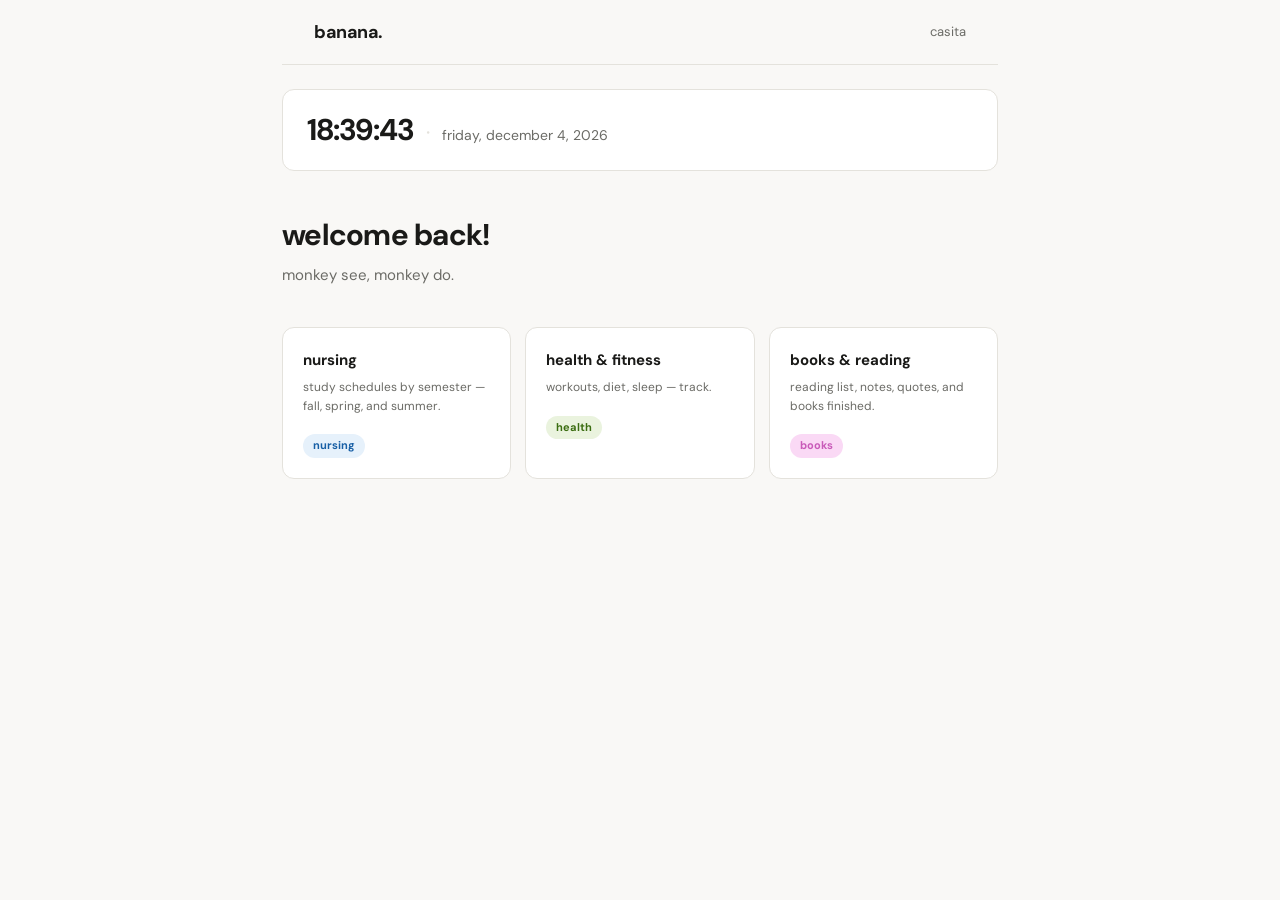
<file: index.html>
<!DOCTYPE html>
<html lang="en">
<link rel="apple-touch-icon" href="icon-192.png">
<head>
  <meta charset="UTF-8" />
  <meta name="viewport" content="width=device-width, initial-scale=1.0" />
  <title>banana</title>
  <link rel="stylesheet" href="style.css" />
</head>
<body>
  <div class="page">

    <nav>
      <a href="index.html" class="nav-logo">banana.</a>
      <div class="nav-links">
        <a href="index.html">casita</a>
      </div>
    </nav>

    <div class="datetime-bar" style="margin-top: 1.5rem">
      <span class="dt-time" id="clock">--:--:--</span>
      <span class="dt-sep">·</span>
      <span class="dt-date" id="dateline">loading...</span>
    </div>

    <div class="page-header">
      <h1>welcome back!</h1>
      <p>monkey see, monkey do.</p>
    </div>

    <div class="grid">
      
    <!-- nurse box -->
      <a href="nursing.html" class="card">
        <p class="card-title">nursing</p>
        <p class="card-desc">study schedules by semester — fall, spring, and summer.</p>
        <span class="tag tag-nursing">nursing</span>
      </a>

    <!-- fitness box -->
      <a href="health.html" class="card">
        <p class="card-title">health & fitness</p>
        <p class="card-desc">workouts, diet, sleep — track.</p>
        <span class="tag tag-health">health</span>
      </a>


    <!--  book box -->
      <a href="books.html" class="card">
        <p class="card-title">books & reading</p>
        <p class="card-desc">reading list, notes, quotes, and books finished.</p>
        <span class="tag tag-books">books</span>
      </a>

       <!--  DEACTIVATED UNTIL FURTHER PLANNING -->
     <!-- <a href="work.html" class="card">
        <p class="card-title">work & productivity</p>
        <p class="card-desc">tasks, notes, and focus — stay on top of your day.</p>
        <span class="tag tag-work">work</span>
      </a>

      <a href="projects.html" class="card">
        <p class="card-title">personal projects</p>
        <p class="card-desc">ideas, side projects, and things you're building.</p>
        <span class="tag tag-projects">projects</span>
      </a>

      <a href="goals.html" class="card">
        <p class="card-title">goals & planning</p>
        <p class="card-desc">short and long-term goals, milestones, and progress.</p>
        <span class="tag tag-goals">goals</span>
      </a>-->

  

    </div>
  </div>

  <script>
    function updateClock() {
      const now = new Date();
      const h = now.getHours().toString().padStart(2, '0');
      const m = now.getMinutes().toString().padStart(2, '0');
      const s = now.getSeconds().toString().padStart(2, '0');
      document.getElementById('clock').textContent = h + ':' + m + ':' + s;

      const days   = ['sunday','monday','tuesday','wednesday','thursday','friday','saturday'];
      const months = ['january','february','march','april','may','june','july','august','september','october','november','december'];
      const d = now;
      document.getElementById('dateline').textContent =
        days[d.getDay()] + ', ' + months[d.getMonth()] + ' ' + d.getDate() + ', ' + d.getFullYear();
    }
    updateClock();
    setInterval(updateClock, 1000);
  </script>
</body>
</html>
</file>
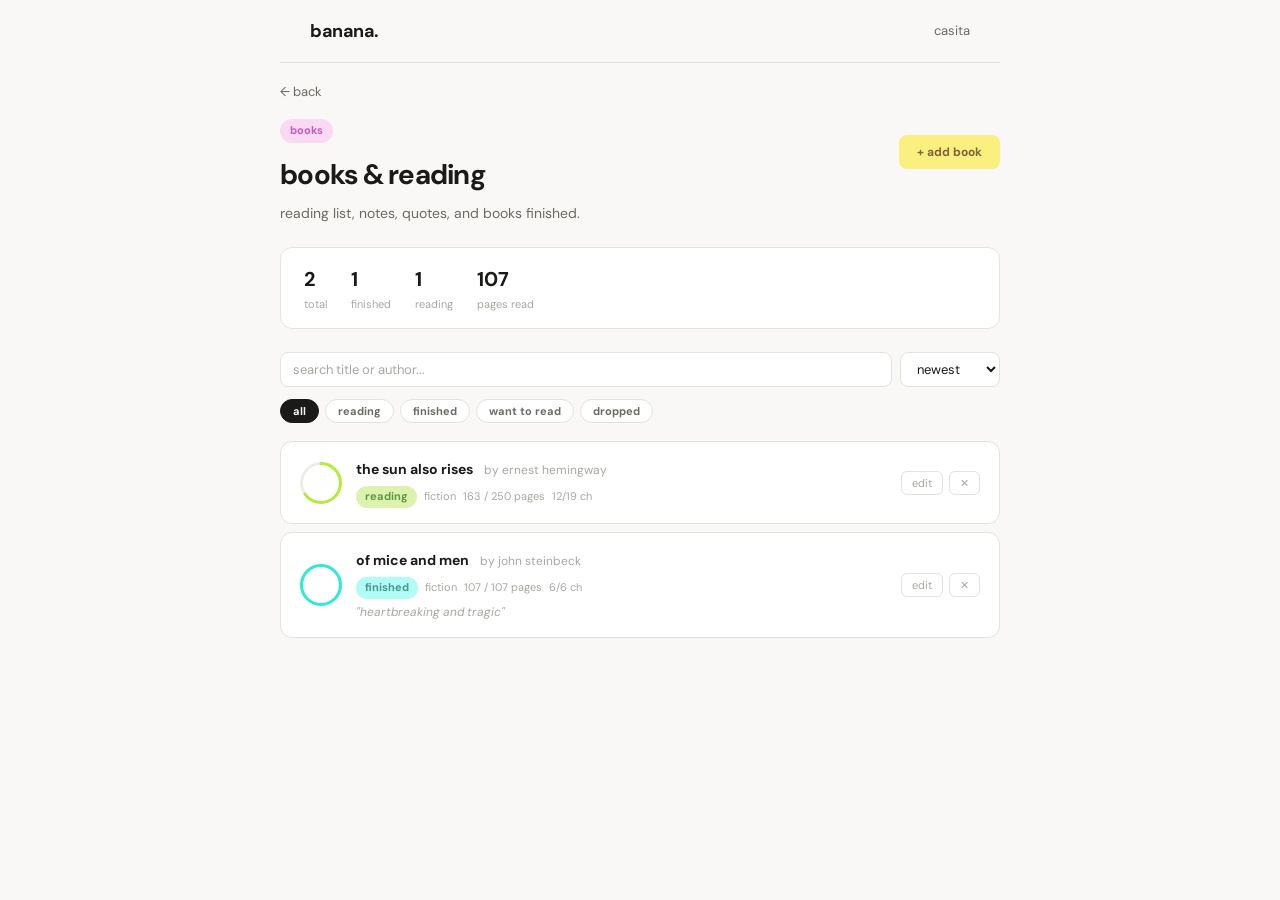
<file: books.html>
<!DOCTYPE html>
<html lang="en">
<head>
  <meta charset="UTF-8" />
  <meta name="viewport" content="width=device-width, initial-scale=1.0" />
  <title>banana — books</title>
  <link href="https://fonts.googleapis.com/css2?family=DM+Sans:wght@400;700&display=swap" rel="stylesheet" />
  <style>
    *, *::before, *::after {
      box-sizing: border-box; margin: 0; padding: 0;
      text-transform: lowercase;
    }

    :root {
      --font: 'DM Sans', sans-serif;
      --bg: #f9f8f6;
      --surface: #ffffff;
      --border: #e4e2dc;
      --text-primary: #1a1a18;
      --text-secondary: #6b6b66;
      --text-muted: #a8a8a2;
      --books-bg: #fad9f5;
      --books-text: #c95bb9;
      --btn-add-bg: #faf07f;
      --btn-add-text: #82643b;

      --reading-bg: #dcf2ae; --reading-text: #5e9945;
      --finished-bg: #b1fcf4; --finished-text: #45998f;
      --want-bg: #fad9f5;     --want-text: #c95bb9;
      --dropped-bg: #f1f1ef;  --dropped-text: #6b6b66;
    }

    html { font-family: var(--font); background: var(--bg); color: var(--text-primary); font-size: 15px; line-height: 1.6; }
    body { min-height: 100vh; padding-bottom: 80px; }

    nav {
      display: flex; align-items: center; justify-content: space-between;
      padding: 1.1rem 2rem;
      border-bottom: 1px solid var(--border);
      background: var(--bg);
      position: sticky; top: 0; z-index: 10;
    }
    .nav-logo { font-size: 18px; font-weight: 700; color: var(--text-primary); text-decoration: none; letter-spacing: -0.5px; }
    .nav-links { display: flex; gap: 1.5rem; }
    .nav-links a { font-size: 13px; color: var(--text-secondary); text-decoration: none; transition: color .15s; }
    .nav-links a:hover { color: var(--text-primary); }
    .back-link { display: inline-block; font-size: 13px; color: var(--text-secondary); text-decoration: none; transition: color .15s; margin-top: 1.25rem; margin-bottom: 1rem; }
    .back-link:hover { color: var(--text-primary); }

    .page { max-width: 780px; margin: 0 auto; padding: 0 2rem 2.5rem; }

    .section-header { margin-bottom: 2rem; }
    .section-label {
      display: inline-block; font-size: 11px; font-weight: 700;
      padding: 3px 10px; border-radius: 20px; margin-bottom: 10px;
      background: var(--books-bg); color: var(--books-text);
    }
    .section-header h1 { font-size: 28px; font-weight: 700; letter-spacing: -0.75px; margin-bottom: 4px; }
    .section-header p { font-size: 14px; color: var(--text-secondary); }

    .header-row { display: flex; align-items: flex-start; justify-content: space-between; gap: 16px; flex-wrap: wrap; margin-bottom: 1.5rem; }

    .stats {
      display: flex; gap: 24px; flex-wrap: wrap;
      background: var(--surface); border: 1px solid var(--border);
      border-radius: 12px; padding: 1rem 1.5rem;
      margin-bottom: 1.5rem;
    }
    .stat-num { font-size: 20px; font-weight: 700; }
    .stat-label { font-size: 11px; color: var(--text-muted); margin-top: 1px; }

    .controls { display: flex; gap: 8px; flex-wrap: wrap; margin-bottom: 12px; }
    .controls input, .controls select {
      background: var(--surface); border: 1px solid var(--border);
      border-radius: 8px; padding: 7px 12px;
      color: var(--text-primary); font-family: var(--font); font-size: 13px;
      outline: none; cursor: pointer; transition: border-color .15s;
    }
    .controls input { flex-grow: 1; min-width: 140px; cursor: text; }
    .controls input:focus, .controls select:focus { border-color: #c8c6c0; }
    .controls input::placeholder { color: var(--text-muted); }

    .filters { display: flex; gap: 6px; flex-wrap: wrap; margin-bottom: 1.25rem; }
    .pill {
      font-size: 11px; font-weight: 700; padding: 4px 12px;
      border-radius: 20px; border: 1px solid var(--border);
      color: var(--text-secondary); background: var(--surface);
      font-family: var(--font); cursor: pointer; transition: all .15s;
      text-transform: lowercase;
    }
    .pill:hover { border-color: #c8c6c0; color: var(--text-primary); }
    .pill.active { background: var(--text-primary); color: var(--bg); border-color: var(--text-primary); }

    .book-list { display: flex; flex-direction: column; gap: 8px; }

    .book-card {
      background: var(--surface); border: 1px solid var(--border);
      border-radius: 12px;
      transition: border-color .15s;
      overflow: hidden;
    }
    .book-card:hover { border-color: #c8c6c0; }

    .book-card-top {
      padding: 1rem 1.25rem;
      display: flex; gap: 14px; align-items: center;
      cursor: pointer;
      user-select: none;
    }

    .ring-bg  { fill: none; stroke: #eeece8; }
    .ring-fill { fill: none; stroke-linecap: round; transition: stroke-dashoffset .5s ease; }

    .book-info { flex: 1; min-width: 0; }
    .book-title { font-weight: 700; font-size: 14px; color: var(--text-primary); }
    .book-author { font-size: 12px; color: var(--text-muted); margin-left: 7px; }
    .book-meta { display: flex; gap: 7px; margin-top: 5px; flex-wrap: wrap; align-items: center; }

    .tag {
      display: inline-block; font-size: 11px; font-weight: 700;
      padding: 2px 9px; border-radius: 20px; text-transform: lowercase;
    }
    .tag-reading  { background: var(--reading-bg);  color: var(--reading-text); }
    .tag-finished { background: var(--finished-bg); color: var(--finished-text); }
    .tag-want     { background: var(--want-bg);     color: var(--want-text); }
    .tag-dropped  { background: var(--dropped-bg);  color: var(--dropped-text); }

    .book-genre, .book-pages { font-size: 11px; color: var(--text-muted); }
    .book-notes { font-size: 12px; color: var(--text-muted); font-style: italic; margin-top: 4px; }

    .book-actions { display: flex; gap: 6px; flex-shrink: 0; }
    .btn-sm {
      background: transparent; border: 1px solid var(--border); border-radius: 6px;
      padding: 4px 10px; color: var(--text-muted); font-family: var(--font);
      font-size: 11px; cursor: pointer; transition: all .15s; text-transform: lowercase;
    }
    .btn-sm:hover { color: var(--text-primary); border-color: #c8c6c0; }
    .btn-sm.del:hover { color: #c0392b; border-color: #c0392b; }

    /* chapter expand area */
    .chapter-area {
      display: none;
      border-top: 1px solid var(--border);
      padding: 12px 1.25rem 1rem;
      background: var(--bg);
    }
    .chapter-area.open { display: block; }

    .chapter-grid {
      display: grid;
      grid-template-columns: repeat(auto-fill, minmax(90px, 1fr));
      gap: 6px;
      margin-top: 8px;
    }

    .chapter-item {
      display: flex; align-items: center; gap: 6px;
      font-size: 12px; color: var(--text-secondary);
      cursor: pointer;
      padding: 4px 6px;
      border-radius: 6px;
      transition: background .1s;
      user-select: none;
    }
    .chapter-item:hover { background: var(--border); }
    .chapter-item.done { color: var(--text-muted); text-decoration: line-through; }

    .chapter-item input[type="checkbox"] {
      accent-color: var(--btn-add-text);
      width: 13px; height: 13px;
      flex-shrink: 0;
      cursor: pointer;
    }

    .chapter-label {
      font-size: 11px; font-weight: 700; color: var(--text-muted);
      margin-bottom: 2px;
    }

    .empty { text-align: center; color: var(--text-muted); padding: 50px 0; font-size: 13px; }

    .btn-add {
      background: var(--btn-add-bg); color: var(--btn-add-text);
      border: none; border-radius: 8px; padding: 9px 18px;
      font-family: var(--font); font-weight: 700; font-size: 12px;
      cursor: pointer; transition: opacity .15s; white-space: nowrap;
      text-transform: lowercase;
    }
    .btn-add:hover { opacity: .8; }

    .overlay {
      position: fixed; inset: 0; background: rgba(26,26,24,.4);
      display: flex; align-items: center; justify-content: center;
      z-index: 100; padding: 20px;
      opacity: 0; pointer-events: none; transition: opacity .2s;
    }
    .overlay.open { opacity: 1; pointer-events: all; }

    .modal {
      background: var(--surface); border: 1px solid var(--border);
      border-radius: 14px; padding: 28px;
      width: 100%; max-width: 440px; max-height: 90vh; overflow-y: auto;
      transform: translateY(10px); transition: transform .2s;
    }
    .overlay.open .modal { transform: translateY(0); }

    .modal h2 { font-size: 18px; font-weight: 700; margin-bottom: 20px; color: var(--text-primary); }

    .field { margin-bottom: 14px; }
    .field label { display: block; font-size: 11px; color: var(--text-muted); margin-bottom: 5px; letter-spacing: 0.2px; }
    .field input, .field select, .field textarea {
      width: 100%; background: var(--bg); border: 1px solid var(--border);
      border-radius: 8px; padding: 8px 11px;
      color: var(--text-primary); font-family: var(--font); font-size: 13px;
      outline: none; transition: border-color .15s;
    }
    .field input:focus, .field select:focus, .field textarea:focus { border-color: #c8c6c0; }
    .field textarea { resize: vertical; }
    .field input[type="range"] { padding: 0; border: none; background: transparent; accent-color: var(--btn-add-text); }

    .field-row { display: grid; grid-template-columns: 1fr 1fr; gap: 12px; }

    .modal-actions { display: flex; gap: 8px; margin-top: 20px; }
    .btn-submit {
      flex: 1; background: var(--btn-add-bg); color: var(--btn-add-text);
      border: none; border-radius: 8px; padding: 10px;
      font-family: var(--font); font-weight: 700; font-size: 13px;
      cursor: pointer; transition: opacity .15s; text-transform: lowercase;
    }
    .btn-submit:hover { opacity: .8; }
    .btn-cancel {
      background: var(--bg); color: var(--text-secondary); border: 1px solid var(--border);
      border-radius: 8px; padding: 10px 16px; font-family: var(--font);
      font-size: 13px; cursor: pointer; text-transform: lowercase;
    }
    .btn-cancel:hover { border-color: #c8c6c0; }

    @media (max-width: 500px) {
      .page { padding: 1.5rem 1.25rem; }
      nav { padding: 1rem 1.25rem; }
      .field-row { grid-template-columns: 1fr; }
      .chapter-grid { grid-template-columns: repeat(auto-fill, minmax(80px, 1fr)); }
    }
  </style>
</head>
<body>

<div class="page" style="padding-top:0">

<nav>
  <a class="nav-logo" href="index.html">banana.</a>
  <div class="nav-links">
    <a href="index.html">casita</a>
  </div>
</nav>

  <a href="index.html" class="back-link">← back</a>

  <div class="header-row">
    <div class="section-header" style="margin-bottom:0">
      <span class="section-label">books</span>
      <h1>books & reading</h1>
      <p>reading list, notes, quotes, and books finished.</p>
    </div>
    <button class="btn-add" onclick="openModal()" style="margin-top:18px">+ add book</button>
  </div>

  <div class="stats">
    <div><div class="stat-num" id="stat-total">0</div><div class="stat-label">total</div></div>
    <div><div class="stat-num" id="stat-finished">0</div><div class="stat-label">finished</div></div>
    <div><div class="stat-num" id="stat-reading">0</div><div class="stat-label">reading</div></div>
    <div><div class="stat-num" id="stat-pages">0</div><div class="stat-label">pages read</div></div>
  </div>

  <div class="controls">
    <input type="text" id="search-input" placeholder="search title or author..." oninput="render()" />
    <select id="sort-select" onchange="render()">
      <option value="dateAdded">newest</option>
      <option value="title">title a–z</option>
      <option value="progress">progress</option>
    </select>
  </div>

  <div class="filters">
    <button class="pill active" data-filter="all" onclick="setFilter(this)">all</button>
    <button class="pill" data-filter="reading" onclick="setFilter(this)">reading</button>
    <button class="pill" data-filter="finished" onclick="setFilter(this)">finished</button>
    <button class="pill" data-filter="want to read" onclick="setFilter(this)">want to read</button>
    <button class="pill" data-filter="dropped" onclick="setFilter(this)">dropped</button>
  </div>

  <div class="book-list" id="book-list"></div>

</div>

<!-- modal -->
<div class="overlay" id="overlay" onclick="handleOverlayClick(event)">
  <div class="modal">
    <h2 id="modal-title">add a book</h2>

    <div class="field">
      <label>title *</label>
      <input type="text" id="f-title" placeholder="book title" />
    </div>
    <div class="field">
      <label>author</label>
      <input type="text" id="f-author" placeholder="author name" />
    </div>
    <div class="field-row">
      <div class="field">
        <label>genre</label>
        <select id="f-genre">
          <option>fiction</option><option>nonfiction</option><option>memoir</option>
          <option>sci-fi</option><option>fantasy</option><option>mystery</option>
          <option>romance</option><option>history</option><option>self-help</option>
          <option>poetry</option><option>nursing</option><option>other</option>
        </select>
      </div>
      <div class="field">
        <label>status</label>
        <select id="f-status">
          <option value="want to read">want to read</option>
          <option value="reading">reading</option>
          <option value="finished">finished</option>
          <option value="dropped">dropped</option>
        </select>
      </div>
    </div>
    <div class="field-row">
      <div class="field">
        <label>total pages</label>
        <input type="number" id="f-pages" placeholder="e.g. 320" min="0" />
      </div>
      <div class="field">
        <label>total chapters</label>
        <input type="number" id="f-chapters" placeholder="e.g. 12" min="0" />
      </div>
    </div>
    <div class="field">
      <label id="progress-label">progress — 0%</label>
      <input type="range" id="f-progress" min="0" max="100" value="0"
        oninput="document.getElementById('progress-label').textContent = 'progress — ' + this.value + '%'" />
    </div>
    <div class="field">
      <label>notes</label>
      <textarea id="f-notes" rows="3" placeholder="thoughts, quotes, feelings..."></textarea>
    </div>

    <div class="modal-actions">
      <button class="btn-submit" id="btn-submit" onclick="submitForm()">add to log</button>
      <button class="btn-cancel" onclick="closeModal()">cancel</button>
    </div>
  </div>
</div>

<script>
  const STORAGE_KEY = 'banana-books';
  let books = [], editId = null, activeFilter = 'all', nextId = 1;
  let expandedId = null;

  function load() {
    try {
      const raw = localStorage.getItem(STORAGE_KEY);
      if (raw) {
        books = JSON.parse(raw);
        nextId = Math.max(...books.map(b => b.id), 0) + 1;
      } else {
        books = [
          { id: 1, title: "Of Mice and Men", author: "John Steinbeck", genre: "fiction", status: "finished", progress: 100, totalPages: 107, totalChapters: 6, chaptersRead: [0,1,2,3,4,5], notes: "heartbreaking and tragic", dateAdded: "2026-01-10" },
          { id: 2, title: "The Sun Also Rises", author: "Ernest Hemingway", genre: "fiction", status: "reading", progress: 65, totalPages: 250, totalChapters: 19, chaptersRead: [0,1,2,3,4,5,6,7,8,9,10,11], notes: "", dateAdded: "2026-04-27" },
        ];
        nextId = 3; save();
      }
    } catch(e) { books = []; }
  }

  function save() { localStorage.setItem(STORAGE_KEY, JSON.stringify(books)); }

  function setFilter(el) {
    document.querySelectorAll('.pill').forEach(p => p.classList.remove('active'));
    el.classList.add('active');
    activeFilter = el.dataset.filter;
    render();
  }

  function ring(pct) {
    const size = 42, stroke = 3, r = (size - stroke) / 2;
    const circ = 2 * Math.PI * r;
    const offset = circ - (pct / 100) * circ;
    const color = pct === 100 ? '#2debd4' : '#b2ed3b';
    return `<svg width="${size}" height="${size}" style="transform:rotate(-90deg);flex-shrink:0">
      <circle class="ring-bg" cx="${size/2}" cy="${size/2}" r="${r}" stroke-width="${stroke}"/>
      <circle class="ring-fill" cx="${size/2}" cy="${size/2}" r="${r}" stroke="${color}" stroke-width="${stroke}"
        stroke-dasharray="${circ}" stroke-dashoffset="${offset}"/>
    </svg>`;
  }

  function tagClass(s) {
    return { reading:'tag-reading', finished:'tag-finished', 'want to read':'tag-want', dropped:'tag-dropped' }[s] || '';
  }

  function toggleChapter(bookId, chapterIndex) {
    const b = books.find(x => x.id === bookId);
    if (!b) return;
    if (!b.chaptersRead) b.chaptersRead = [];
    const idx = b.chaptersRead.indexOf(chapterIndex);
    if (idx === -1) b.chaptersRead.push(chapterIndex);
    else b.chaptersRead.splice(idx, 1);

    // auto-update progress from chapters
    if (b.totalChapters > 0) {
      b.progress = Math.round((b.chaptersRead.length / b.totalChapters) * 100);
    }

    save();
    renderCard(bookId);
    updateStats();
  }

  function toggleExpand(bookId) {
    expandedId = (expandedId === bookId) ? null : bookId;
    render();
  }

  function renderCard(bookId) {
    // re-render just one card in place to avoid losing expand state
    const b = books.find(x => x.id === bookId);
    if (!b) return;
    const el = document.querySelector(`[data-book-id="${bookId}"]`);
    if (!el) return;
    el.outerHTML = buildCardHTML(b, true);
  }

  function buildCardHTML(b, expanded) {
    const pagesText = b.totalPages > 0
      ? `${b.status==='finished' ? b.totalPages : Math.round(b.totalPages * b.progress / 100)} / ${b.totalPages} pages`
      : '';
    const chaptersRead = b.chaptersRead || [];
    const hasChapters = b.totalChapters > 0;
    const chapterSummary = hasChapters ? `${chaptersRead.length}/${b.totalChapters} ch` : '';

    let chaptersHTML = '';
    if (hasChapters) {
      const items = Array.from({length: b.totalChapters}, (_,i) => {
        const done = chaptersRead.includes(i);
        return `<label class="chapter-item${done?' done':''}" onclick="event.stopPropagation()">
          <input type="checkbox" ${done?'checked':''} onchange="toggleChapter(${b.id},${i})" />
          ch ${i+1}
        </label>`;
      }).join('');
      chaptersHTML = `<div class="chapter-area${expanded?' open':''}">
        <div class="chapter-label">${chaptersRead.length} of ${b.totalChapters} chapters read</div>
        <div class="chapter-grid">${items}</div>
      </div>`;
    }

    return `<div class="book-card" data-book-id="${b.id}">
      <div class="book-card-top" onclick="toggleExpand(${b.id})">
        ${ring(b.progress)}
        <div class="book-info">
          <div>
            <span class="book-title">${b.title}</span>
            ${b.author ? `<span class="book-author">by ${b.author}</span>` : ''}
          </div>
          <div class="book-meta">
            <span class="tag ${tagClass(b.status)}">${b.status}</span>
            ${b.genre ? `<span class="book-genre">${b.genre}</span>` : ''}
            ${pagesText ? `<span class="book-pages">${pagesText}</span>` : ''}
            ${chapterSummary ? `<span class="book-pages">${chapterSummary}</span>` : ''}
          </div>
          ${b.notes ? `<div class="book-notes">"${b.notes}"</div>` : ''}
        </div>
        <div class="book-actions">
          <button class="btn-sm" onclick="event.stopPropagation(); openEdit(${b.id})">edit</button>
          <button class="btn-sm del" onclick="event.stopPropagation(); deleteBook(${b.id})">✕</button>
        </div>
      </div>
      ${chaptersHTML}
    </div>`;
  }

  function render() {
    const search = document.getElementById('search-input').value.toLowerCase();
    const sort   = document.getElementById('sort-select').value;
    let visible  = books
      .filter(b => activeFilter === 'all' || b.status === activeFilter)
      .filter(b => b.title.toLowerCase().includes(search) || (b.author||'').toLowerCase().includes(search));
    visible.sort((a,b) => {
      if (sort === 'dateAdded') return b.dateAdded.localeCompare(a.dateAdded);
      if (sort === 'title')     return a.title.localeCompare(b.title);
      if (sort === 'progress')  return b.progress - a.progress;
    });

    const list = document.getElementById('book-list');
    list.innerHTML = visible.length === 0
      ? '<div class="empty">no books here yet.</div>'
      : visible.map(b => buildCardHTML(b, expandedId === b.id)).join('');

    updateStats();
  }

  function updateStats() {
    document.getElementById('stat-total').textContent    = books.length;
    document.getElementById('stat-finished').textContent = books.filter(b=>b.status==='finished').length;
    document.getElementById('stat-reading').textContent  = books.filter(b=>b.status==='reading').length;
    document.getElementById('stat-pages').textContent    = books.reduce((s,b)=>s+(b.status==='finished'?(b.totalPages||0):0),0).toLocaleString();
  }

  function openModal() {
    editId = null;
    document.getElementById('modal-title').textContent  = 'add a book';
    document.getElementById('btn-submit').textContent   = 'add to log';
    document.getElementById('f-title').value    = '';
    document.getElementById('f-author').value   = '';
    document.getElementById('f-genre').value    = 'fiction';
    document.getElementById('f-status').value   = 'want to read';
    document.getElementById('f-pages').value    = '';
    document.getElementById('f-chapters').value = '';
    document.getElementById('f-progress').value = 0;
    document.getElementById('progress-label').textContent = 'progress — 0%';
    document.getElementById('f-notes').value    = '';
    document.getElementById('overlay').classList.add('open');
    document.getElementById('f-title').focus();
  }

  function openEdit(id) {
    const b = books.find(x=>x.id===id); if (!b) return;
    editId = id;
    document.getElementById('modal-title').textContent  = 'edit book';
    document.getElementById('btn-submit').textContent   = 'save changes';
    document.getElementById('f-title').value    = b.title;
    document.getElementById('f-author').value   = b.author||'';
    document.getElementById('f-genre').value    = b.genre||'fiction';
    document.getElementById('f-status').value   = b.status;
    document.getElementById('f-pages').value    = b.totalPages||'';
    document.getElementById('f-chapters').value = b.totalChapters||'';
    document.getElementById('f-progress').value = b.progress||0;
    document.getElementById('progress-label').textContent = 'progress — '+(b.progress||0)+'%';
    document.getElementById('f-notes').value    = b.notes||'';
    document.getElementById('overlay').classList.add('open');
  }

  function closeModal() { document.getElementById('overlay').classList.remove('open'); }
  function handleOverlayClick(e) { if (e.target===document.getElementById('overlay')) closeModal(); }

  function submitForm() {
    const title = document.getElementById('f-title').value.trim();
    if (!title) { document.getElementById('f-title').focus(); return; }
    const newChapterCount = parseInt(document.getElementById('f-chapters').value)||0;

    const entry = {
      title,
      author:        document.getElementById('f-author').value.trim(),
      genre:         document.getElementById('f-genre').value,
      status:        document.getElementById('f-status').value,
      totalPages:    parseInt(document.getElementById('f-pages').value)||0,
      totalChapters: newChapterCount,
      progress:      parseInt(document.getElementById('f-progress').value)||0,
      notes:         document.getElementById('f-notes').value.trim(),
    };

    if (editId !== null) {
      const existing = books.find(b => b.id === editId);
      // if chapter count changed, trim chaptersRead to valid range
      let chaptersRead = existing.chaptersRead || [];
      if (newChapterCount !== existing.totalChapters) {
        chaptersRead = chaptersRead.filter(i => i < newChapterCount);
        if (newChapterCount > 0) {
          entry.progress = Math.round((chaptersRead.length / newChapterCount) * 100);
        }
      }
      entry.chaptersRead = chaptersRead;
      books = books.map(b => b.id===editId ? {...b,...entry} : b);
    } else {
      books.push({...entry, chaptersRead: [], id: nextId++, dateAdded: new Date().toISOString().slice(0,10)});
    }
    save(); closeModal(); render();
  }

  function deleteBook(id) { books = books.filter(b=>b.id!==id); save(); render(); }

  load(); render();
</script>
</body>
</html>
</file>
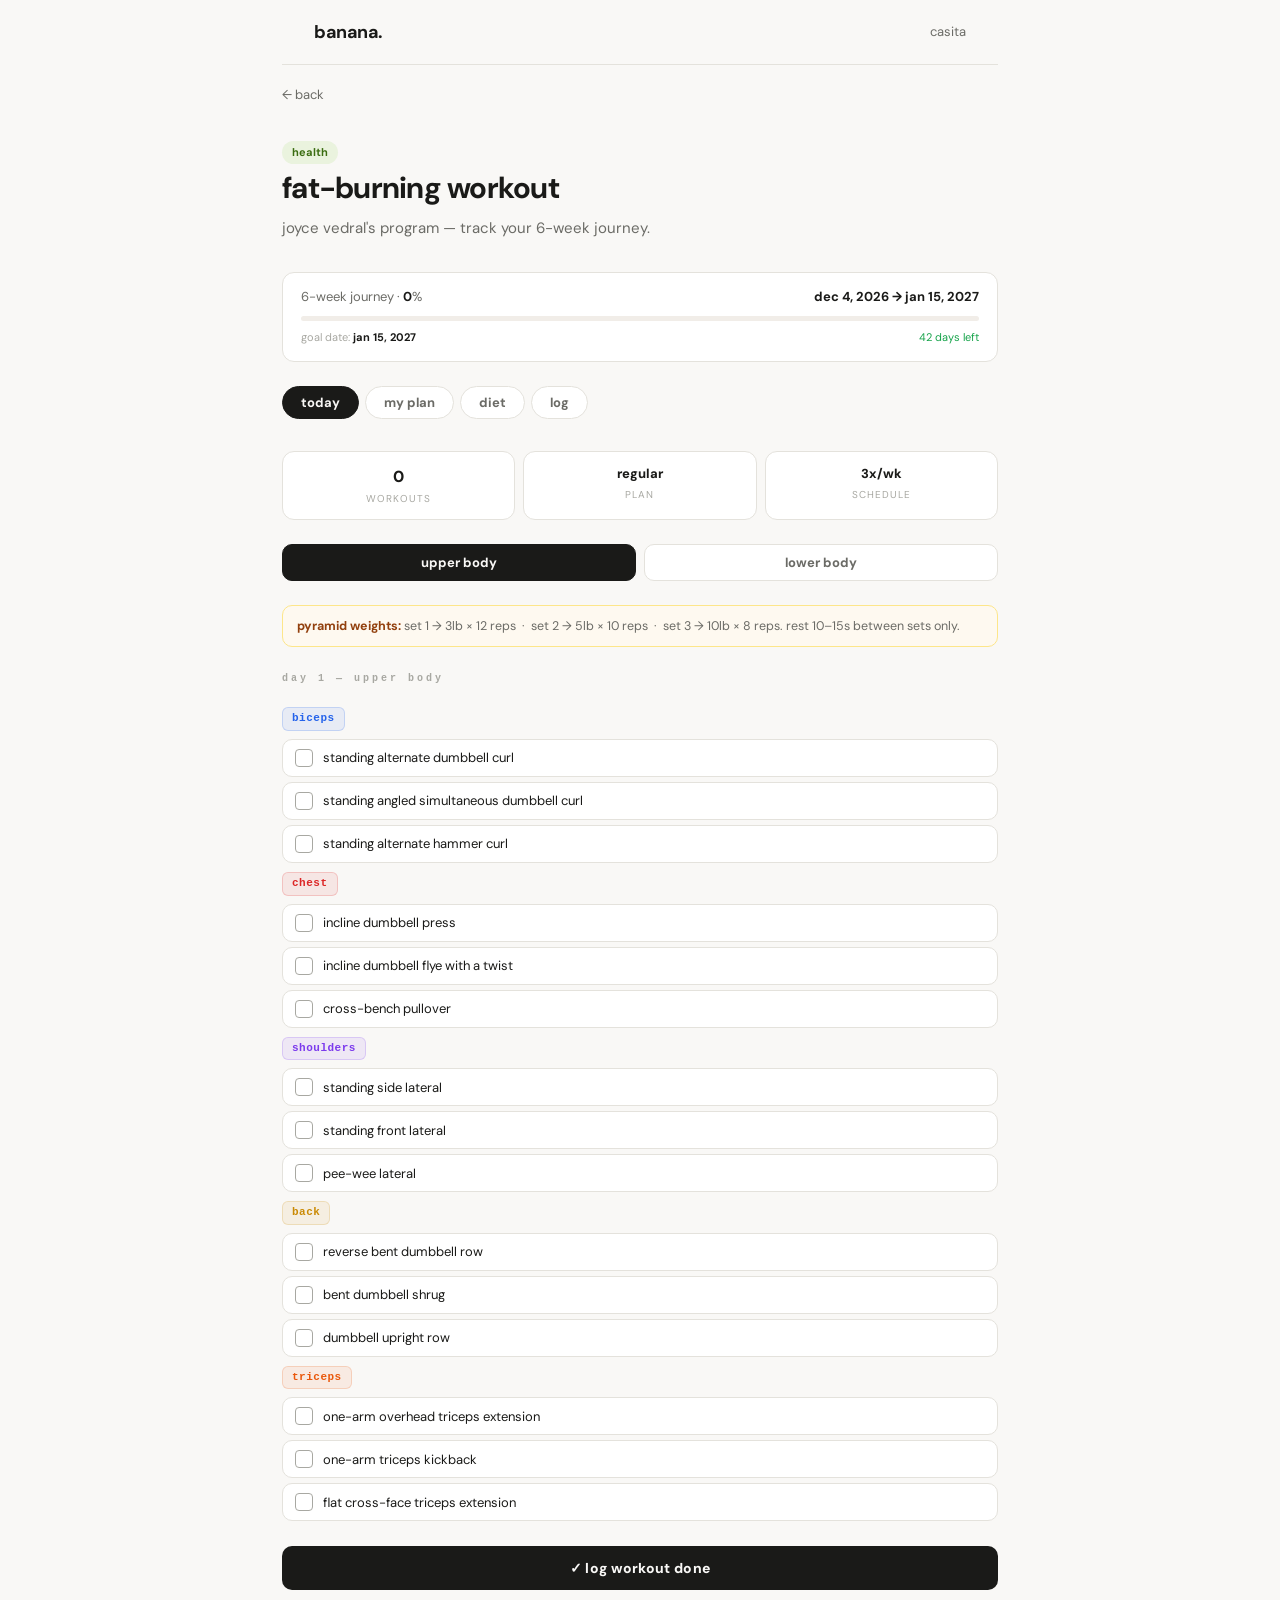
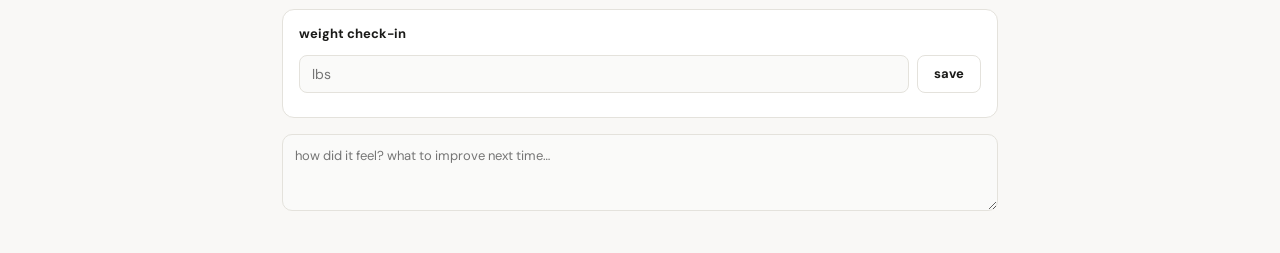
<file: health.html>
<!DOCTYPE html>
<html lang="en">
<link rel="apple-touch-icon" href="icon-192.png">
<head>
<meta charset="UTF-8" />
<meta name="viewport" content="width=device-width, initial-scale=1.0" />
<title>banana — workout</title>
<link rel="stylesheet" href="style.css" />
<style>
/* =============================================
   CSS VARIABLES — edit these to restyle easily
   ============================================= */
:root {
  --accent-health:   #16a34a;   /* tag color for health */
  --accent-fire:     #dc2626;   /* cta button, progress */
  --accent-green:    #16a34a;   /* done states */
  --accent-orange:   #ea580c;   /* intensity plan */
  --accent-red:      #dc2626;   /* insanity plan */
  --accent-purple:   #7c3aed;   /* schedule buttons */
  --accent-gold:     #ca8a04;   /* active tabs, highlights */
  --accent-blue:     #2563eb;   /* summary card */
}

/* =============================================
   TABS (today / my plan / diet / log)
   ============================================= */
.tab-row {
  display: flex;
  gap: 6px;
  margin-bottom: 2rem;
  flex-wrap: wrap;
}

.tab-btn {
  font-family: 'DM Sans', sans-serif;
  font-size: 13px;
  font-weight: 700;
  text-transform: lowercase;
  padding: 7px 18px;
  border-radius: 99px;
  border: 1px solid var(--border);
  background: #fff;
  color: var(--text-secondary);
  cursor: pointer;
  transition: all 0.15s;
}
.tab-btn:hover { border-color: #c8c6c0; color: var(--text-primary); }
.tab-btn.active {
  background: var(--text-primary);
  color: #f9f8f6;
  border-color: var(--text-primary);
}

/* =============================================
   PANELS
   ============================================= */
.panel { display: none; }
.panel.active { display: block; }

/* =============================================
   PROGRESS BAR (6-week)
   ============================================= */
.prog-card {
  background: #fff;
  border: 1px solid var(--border);
  border-radius: 12px;
  padding: 14px 18px;
  margin-bottom: 1.5rem;
}
.prog-row {
  display: flex;
  justify-content: space-between;
  font-size: 13px;
  color: var(--text-secondary);
  margin-bottom: 8px;
  flex-wrap: wrap;
  gap: 4px;
}
.prog-row span:last-child { color: var(--text-primary); font-weight: 700; }
.prog-bar { height: 5px; background: #f1ede8; border-radius: 99px; overflow: hidden; }
.prog-fill { height: 100%; border-radius: 99px; transition: width 0.4s ease; background: var(--accent-fire); }

/* =============================================
   STAT PILLS
   ============================================= */
.stat-row {
  display: grid;
  grid-template-columns: 1fr 1fr 1fr;
  gap: 8px;
  margin-bottom: 1.5rem;
}
.stat-pill {
  background: #fff;
  border: 1px solid var(--border);
  border-radius: 12px;
  padding: 12px 10px;
  text-align: center;
}
.stat-pill .sv { font-size: 16px; font-weight: 800; color: var(--text-primary); }
.stat-pill .sl { font-size: 10px; color: var(--text-muted); text-transform: uppercase; letter-spacing: 1px; margin-top: 2px; }

/* =============================================
   DAY SWITCHER
   ============================================= */
.day-switch { display: flex; gap: 8px; margin-bottom: 1.5rem; }
.day-btn {
  flex: 1;
  padding: 9px;
  border: 1px solid var(--border);
  border-radius: 10px;
  background: #fff;
  font-family: 'DM Sans', sans-serif;
  font-size: 13px;
  font-weight: 700;
  color: var(--text-secondary);
  cursor: pointer;
  transition: all 0.15s;
  text-transform: lowercase;
}
.day-btn.active {
  background: var(--text-primary);
  color: #f9f8f6;
  border-color: var(--text-primary);
}

/* =============================================
   PYRAMID REMINDER
   ============================================= */
.reminder {
  background: #fef9f0;
  border: 1px solid #fde68a;
  border-radius: 10px;
  padding: 10px 14px;
  margin-bottom: 1.5rem;
  font-size: 12.5px;
  color: var(--text-secondary);
  line-height: 1.6;
}
.reminder strong { color: #92400e; }

/* =============================================
   BODY PART LABEL
   ============================================= */
.bodypart-header {
  font-size: 10px;
  font-weight: 700;
  letter-spacing: 3px;
  color: var(--text-muted);
  text-transform: lowercase;
  margin-bottom: 0.6rem;
  margin-top: 1.2rem;
  font-family: monospace;
}
.bodypart-tag {
  display: inline-block;
  font-size: 11px;
  font-weight: 700;
  padding: 2px 9px;
  border-radius: 6px;
  margin-bottom: 8px;
  font-family: monospace;
  letter-spacing: 0.5px;
}

/* =============================================
   EXERCISE ITEMS
   ============================================= */
.exercise-item {
  display: flex;
  align-items: center;
  gap: 10px;
  width: 100%;
  background: #fff;
  border: 1px solid var(--border);
  border-radius: 10px;
  padding: 9px 12px;
  margin-bottom: 5px;
  cursor: pointer;
  text-align: left;
  transition: all 0.15s;
  font-family: 'DM Sans', sans-serif;
}
.exercise-item:hover { border-color: #c8c6c0; }
.exercise-item.done {
  background: #f0fdf4;
  border-color: #bbf7d0;
}
.ex-checkbox {
  width: 18px;
  height: 18px;
  border-radius: 4px;
  border: 1.5px solid var(--text-muted);
  flex-shrink: 0;
  display: flex;
  align-items: center;
  justify-content: center;
  font-size: 10px;
  font-weight: 900;
  color: #fff;
  transition: all 0.15s;
}
.exercise-item.done .ex-checkbox {
  background: var(--accent-green);
  border-color: var(--accent-green);
}
.ex-name {
  flex: 1;
  font-size: 13px;
  color: var(--text-primary);
  transition: all 0.15s;
  text-transform: lowercase;
}
.exercise-item.done .ex-name {
  color: var(--text-muted);
  text-decoration: line-through;
}
.ex-weight {
  font-size: 10px;
  color: var(--text-muted);
  font-family: monospace;
  white-space: nowrap;
}

/* =============================================
   CTA BUTTON
   ============================================= */
.btn-primary {
  width: 100%;
  padding: 13px;
  border: none;
  border-radius: 10px;
  background: var(--text-primary);
  color: #f9f8f6;
  font-family: 'DM Sans', sans-serif;
  font-weight: 800;
  font-size: 14px;
  cursor: pointer;
  margin-top: 1.2rem;
  transition: opacity 0.15s;
  text-transform: lowercase;
  letter-spacing: 0.3px;
}
.btn-primary:hover { opacity: 0.85; }
.btn-primary:active { opacity: 0.7; }

/* =============================================
   INPUT / SAVE ROW
   ============================================= */
.input-row { display: flex; gap: 8px; }
.input-field {
  flex: 1;
  background: #fafaf9;
  border: 1px solid var(--border);
  border-radius: 8px;
  padding: 9px 12px;
  color: var(--text-primary);
  font-family: 'DM Sans', sans-serif;
  font-size: 14px;
  outline: none;
}
.input-field:focus { border-color: #c8c6c0; }
.btn-save {
  padding: 9px 16px;
  background: #fff;
  border: 1px solid var(--border);
  border-radius: 8px;
  color: var(--text-primary);
  font-family: 'DM Sans', sans-serif;
  font-weight: 700;
  font-size: 13px;
  cursor: pointer;
  text-transform: lowercase;
  transition: all 0.15s;
}
.btn-save:hover { border-color: #c8c6c0; }

/* =============================================
   MINI LOG ROWS
   ============================================= */
.mini-log { margin-top: 10px; }
.mini-row {
  display: flex;
  justify-content: space-between;
  padding: 5px 0;
  border-bottom: 1px solid var(--border);
  font-size: 12.5px;
}
.mini-row .dt { color: var(--text-muted); }
.mini-row .vl { color: var(--text-primary); font-weight: 700; font-family: monospace; }

/* =============================================
   NOTES FIELD
   ============================================= */
.notes-field {
  width: 100%;
  background: #fafaf9;
  border: 1px solid var(--border);
  border-radius: 10px;
  padding: 12px;
  color: var(--text-secondary);
  font-family: 'DM Sans', sans-serif;
  font-size: 13px;
  resize: vertical;
  outline: none;
  margin-top: 1rem;
}
.notes-field:focus { border-color: #c8c6c0; }

/* =============================================
   PLAN CARDS
   ============================================= */
.plan-card {
  width: 100%;
  background: #fff;
  border: 1px solid var(--border);
  border-radius: 14px;
  padding: 16px 18px;
  cursor: pointer;
  text-align: left;
  margin-bottom: 10px;
  position: relative;
  transition: all 0.2s;
  font-family: 'DM Sans', sans-serif;
}
.plan-card:hover { border-color: #c8c6c0; }
.plan-card.active { border-width: 1.5px; }
.plan-check {
  position: absolute; top: 12px; right: 14px;
  font-size: 13px; opacity: 0;
  font-weight: 700;
}
.plan-card.active .plan-check { opacity: 1; }
.plan-dur {
  font-family: monospace;
  font-size: 10px;
  font-weight: 700;
  letter-spacing: 2px;
  text-transform: lowercase;
  margin-bottom: 5px;
}
.plan-name {
  font-size: 16px;
  font-weight: 800;
  color: var(--text-primary);
  margin-bottom: 3px;
}
.plan-desc {
  font-size: 12px;
  color: var(--text-secondary);
  line-height: 1.5;
}
.plan-badge {
  display: inline-block;
  font-size: 10px;
  font-weight: 700;
  padding: 2px 8px;
  border-radius: 6px;
  margin-top: 8px;
  font-family: monospace;
}

/* =============================================
   SCHEDULE BUTTONS
   ============================================= */
.sched-row { display: flex; gap: 8px; margin-bottom: 1.5rem; }
.sched-btn {
  flex: 1;
  padding: 9px 8px;
  border: 1px solid var(--border);
  border-radius: 10px;
  background: #fff;
  font-family: 'DM Sans', sans-serif;
  font-weight: 700;
  font-size: 13px;
  color: var(--text-secondary);
  cursor: pointer;
  transition: all 0.15s;
  text-transform: lowercase;
}
.sched-btn.active {
  background: var(--text-primary);
  color: #f9f8f6;
  border-color: var(--text-primary);
}

/* =============================================
   DATE INPUT
   ============================================= */
.date-input {
  width: 100%;
  background: #fafaf9;
  border: 1px solid var(--border);
  border-radius: 8px;
  padding: 10px 12px;
  color: var(--text-primary);
  font-family: 'DM Sans', sans-serif;
  font-size: 14px;
  outline: none;
  margin-bottom: 1.5rem;
}

/* =============================================
   SUMMARY TABLE
   ============================================= */
.summary-box {
  background: #fafaf9;
  border: 1px solid var(--border);
  border-radius: 12px;
  padding: 16px;
  margin-bottom: 1.5rem;
}
.sum-title {
  font-size: 10px;
  font-weight: 700;
  letter-spacing: 3px;
  color: var(--text-muted);
  margin-bottom: 12px;
  font-family: monospace;
}
.sum-row {
  display: flex;
  justify-content: space-between;
  padding: 5px 0;
  border-bottom: 1px solid var(--border);
  font-size: 12.5px;
}
.sum-row .k { color: var(--text-secondary); }
.sum-row .v { color: var(--text-primary); font-weight: 700; font-family: monospace; }

/* =============================================
   AEROBICS
   ============================================= */
.aerobic-row {
  display: flex;
  justify-content: space-between;
  align-items: center;
  padding: 7px 0;
  border-bottom: 1px solid var(--border);
}
.aerobic-name { font-size: 13px; color: var(--text-secondary); }
.aerobic-right { display: flex; align-items: center; gap: 8px; }
.mini-bar-wrap { width: 72px; }
.mini-bar { height: 4px; background: #f1ede8; border-radius: 99px; overflow: hidden; }
.mini-bar-fill { height: 100%; border-radius: 99px; background: var(--accent-orange); }
.aerobic-cal { font-size: 11px; font-weight: 700; color: var(--accent-orange); width: 44px; text-align: right; font-family: monospace; }

/* =============================================
   DIET
   ============================================= */
.diet-rule {
  background: #f0fdf4;
  border: 1px solid #bbf7d0;
  border-radius: 12px;
  padding: 14px 16px;
  margin-bottom: 1.5rem;
}
.diet-rule h3 { font-size: 13px; font-weight: 800; color: var(--accent-green); margin-bottom: 6px; }
.diet-rule p  { font-size: 13px; color: var(--text-secondary); line-height: 1.7; }

.tip-card {
  background: #fff;
  border: 1px solid var(--border);
  border-radius: 10px;
  padding: 12px 14px;
  margin-bottom: 8px;
}
.tip-title { font-size: 11px; font-weight: 700; color: var(--accent-gold); margin-bottom: 4px; letter-spacing: 0.5px; }
.tip-body  { font-size: 12.5px; color: var(--text-secondary); line-height: 1.6; }

.food-grid { display: grid; grid-template-columns: 1fr 1fr; gap: 10px; margin-top: 1.5rem; }
.food-col { border-radius: 10px; padding: 12px 14px; }
.food-col.eat   { background: #f0fdf4; border: 1px solid #bbf7d0; }
.food-col.avoid { background: #fff1f2; border: 1px solid #fecdd3; }
.food-col-title { font-size: 10px; font-weight: 700; text-transform: uppercase; letter-spacing: 1.5px; margin-bottom: 8px; font-family: monospace; }
.food-col.eat   .food-col-title { color: var(--accent-green); }
.food-col.avoid .food-col-title { color: var(--accent-red); }
.food-item { font-size: 12px; color: var(--text-secondary); padding: 3px 0; border-bottom: 1px solid rgba(0,0,0,0.05); }

.sample-day {
  margin-top: 1.5rem;
  background: #fffbeb;
  border: 1px solid #fde68a;
  border-radius: 10px;
  padding: 14px 16px;
}
.sample-day h4 { font-size: 12px; font-weight: 700; color: #92400e; margin-bottom: 8px; text-transform: lowercase; letter-spacing: 0.5px; }
.meal-row { display: flex; gap: 12px; padding: 5px 0; border-bottom: 1px solid rgba(0,0,0,0.06); font-size: 12.5px; }
.meal-label { color: #92400e; width: 72px; flex-shrink: 0; font-weight: 700; font-family: monospace; font-size: 11px; }
.meal-food  { color: var(--text-secondary); }

/* =============================================
   LOG TAB
   ============================================= */
.log-item {
  background: #fff;
  border: 1px solid var(--border);
  border-radius: 12px;
  padding: 14px 16px;
  margin-bottom: 8px;
}
.log-item-top {
  display: flex;
  justify-content: space-between;
  align-items: center;
  margin-bottom: 6px;
}
.log-item-day  { font-size: 13px; font-weight: 700; color: var(--text-primary); }
.log-item-date { font-size: 10px; color: var(--text-muted); font-family: monospace; }
.log-item-bot  { display: flex; gap: 8px; align-items: center; }
.log-count     { font-size: 11px; color: var(--text-muted); }
.log-plan-tag  { margin-left: auto; font-size: 10px; font-weight: 700; padding: 2px 8px; border-radius: 6px; font-family: monospace; }
.log-bar-wrap  { flex: 1; }

.empty-state {
  text-align: center;
  padding: 3rem 0;
  color: var(--text-muted);
  font-size: 13px;
}
.empty-icon { font-size: 28px; margin-bottom: 10px; }

.milestones-box {
  margin-top: 1.5rem;
  background: #fff;
  border: 1px solid var(--border);
  border-radius: 12px;
  padding: 16px;
}
.ms-title {
  font-size: 10px;
  font-weight: 700;
  letter-spacing: 3px;
  color: var(--text-muted);
  margin-bottom: 12px;
  font-family: monospace;
}
.ms-row { display: flex; align-items: center; gap: 10px; padding: 6px 0; }
.ms-icon { font-size: 15px; }
.ms-label { font-size: 13px; color: var(--text-muted); }
.ms-label.earned { color: var(--text-primary); font-weight: 700; }
.ms-count { margin-left: auto; font-size: 10px; color: var(--text-muted); font-family: monospace; }

/* =============================================
   SECTION HEADERS (reusable)
   ============================================= */
.sec-heading { font-size: 15px; font-weight: 800; color: var(--text-primary); margin-bottom: 4px; }
.sec-sub { font-size: 12.5px; color: var(--text-secondary); margin-bottom: 1rem; }

.card-box {
  background: #fff;
  border: 1px solid var(--border);
  border-radius: 12px;
  padding: 14px 16px;
  margin-top: 1.2rem;
}
.card-title { font-size: 13px; font-weight: 700; color: var(--text-primary); margin-bottom: 10px; text-transform: lowercase; }

/* weight change */
.wt-change { margin-top: 8px; font-size: 12px; color: var(--text-secondary); }
</style>
</head>

<body>
<div class="page">

  <!-- NAV -->
  <nav>
    <a href="index.html" class="nav-logo">banana.</a>
    <div class="nav-links">
      <a href="index.html">casita</a>
    </div>
  </nav>

  <a href="index.html" class="back-link">← back</a>

  <!-- PAGE HEADER -->
  <div class="section-header">
    <span class="tag tag-health">health</span>
    <h1>fat-burning workout</h1>
    <p>joyce vedral's program — track your 6-week journey.</p>
  </div>

  <!-- PROGRESS CARD -->
  <div class="prog-card">
    <div class="prog-row">
      <span>6-week journey · <span id="progress-pct">0</span>%</span>
      <span id="progress-dates">—</span>
    </div>
    <div class="prog-bar"><div class="prog-fill" id="progress-fill" style="width:0%"></div></div>
    <div style="display:flex;justify-content:space-between;margin-top:8px;font-size:11px;color:var(--text-muted);">
      <span>goal date: <strong id="goal-date-label" style="color:var(--text-primary)">—</strong></span>
      <span id="days-left-label">—</span>
    </div>
  </div>

  <!-- TABS -->
  <div class="tab-row">
    <button class="tab-btn active" data-tab="today">today</button>
    <button class="tab-btn" data-tab="plan">my plan</button>
    <button class="tab-btn" data-tab="diet">diet</button>
    <button class="tab-btn" data-tab="log">log</button>
  </div>

  <!-- ── TODAY ─────────────────────────────────────────── -->
  <div class="panel active" id="panel-today">

    <div class="stat-row">
      <div class="stat-pill">
        <div class="sv" id="stat-workouts">0</div>
        <div class="sl">workouts</div>
      </div>
      <div class="stat-pill">
        <div class="sv" id="stat-plan" style="font-size:13px">regular</div>
        <div class="sl">plan</div>
      </div>
      <div class="stat-pill">
        <div class="sv" id="stat-freq" style="font-size:13px">3x/wk</div>
        <div class="sl">schedule</div>
      </div>
    </div>

    <div class="day-switch">
      <button class="day-btn active" data-day="day1">upper body</button>
      <button class="day-btn" data-day="day2">lower body</button>
    </div>

    <div class="reminder">
      <strong>pyramid weights:</strong> set 1 → 3lb × 12 reps &nbsp;·&nbsp; set 2 → 5lb × 10 reps &nbsp;·&nbsp; set 3 → 10lb × 8 reps.
      rest 10–15s between sets only.
    </div>

    <div id="exercise-list"></div>

    <button class="btn-primary" id="log-workout-btn">✓ log workout done</button>

    <!-- weight check-in -->
    <div class="card-box">
      <div class="card-title">weight check-in</div>
      <div class="input-row">
        <input class="input-field" type="number" id="weight-input" placeholder="lbs" />
        <button class="btn-save" id="save-weight-btn">save</button>
      </div>
      <div class="mini-log" id="weight-log-list"></div>
    </div>

    <!-- notes -->
    <textarea class="notes-field" id="notes-field" rows="3" placeholder="how did it feel? what to improve next time…"></textarea>
  </div>

  <!-- ── MY PLAN ────────────────────────────────────────── -->
  <div class="panel" id="panel-plan">

    <div class="sec-heading">workout intensity</div>
    <div class="sec-sub">choose based on time available and fitness level</div>

    <button class="plan-card active" data-plan="regular">
      <span class="plan-check" style="color:var(--accent-green)">✓</span>
      <div class="plan-dur" style="color:var(--accent-green)">20 min</div>
      <div class="plan-name">regular</div>
      <div class="plan-desc">3 exercises per body part. no rest within set, 10–15s rest between sets.</div>
      <span class="plan-badge" style="background:#dcfce7;color:#15803d;border:1px solid #bbf7d0">giant sets</span>
    </button>

    <button class="plan-card" data-plan="intensity">
      <span class="plan-check" style="color:var(--accent-orange)">✓</span>
      <div class="plan-dur" style="color:var(--accent-orange)">30 min</div>
      <div class="plan-name">intensity</div>
      <div class="plan-desc">4 exercises per body part. more work, more burn.</div>
      <span class="plan-badge" style="background:#ffedd5;color:#c2410c;border:1px solid #fed7aa">super-giant sets</span>
    </button>

    <button class="plan-card" data-plan="insanity">
      <span class="plan-check" style="color:var(--accent-red)">✓</span>
      <div class="plan-dur" style="color:var(--accent-red)">40 min</div>
      <div class="plan-name">insanity</div>
      <div class="plan-desc">5 exercises per body part for major muscles. maximum fat burn.</div>
      <span class="plan-badge" style="background:#fff1f2;color:#be123c;border:1px solid #fecdd3">monster sets</span>
    </button>

    <div class="sec-heading" style="margin-top:1.8rem">weekly schedule</div>
    <div class="sec-sub">how many days per week?</div>
    <div class="sched-row">
      <button class="sched-btn active" data-freq="3x">3 days/wk</button>
      <button class="sched-btn" data-freq="4x">4 days/wk</button>
      <button class="sched-btn" data-freq="5x">5 days/wk</button>
    </div>

    <div class="sec-heading">start date</div>
    <div class="sec-sub">results expected 6 weeks from start</div>
    <input class="date-input" type="date" id="start-date-input" />

    <!-- summary -->
    <div class="summary-box">
      <div class="sum-title">program summary</div>
      <div class="sum-row"><span class="k">plan</span><span class="v" id="sum-plan">—</span></div>
      <div class="sum-row"><span class="k">method</span><span class="v" id="sum-method">—</span></div>
      <div class="sum-row"><span class="k">schedule</span><span class="v" id="sum-freq">—</span></div>
      <div class="sum-row"><span class="k">workout days</span><span class="v" id="sum-days">—</span></div>
      <div class="sum-row"><span class="k">start</span><span class="v" id="sum-start">—</span></div>
      <div class="sum-row"><span class="k">goal date</span><span class="v" id="sum-goal">—</span></div>
      <div class="sum-row"><span class="k">expected results</span><span class="v">5–10 lbs fat loss in 6 wks</span></div>
    </div>

    <!-- aerobics -->
    <div class="sec-heading">optional aerobic add-ons</div>
    <div class="sec-sub">calories burned per 20 minutes</div>
    <div id="aerobics-list"></div>
  </div>

  <!-- ── DIET ───────────────────────────────────────────── -->
  <div class="panel" id="panel-diet">

    <div class="diet-rule">
      <h3>the core rule</h3>
      <p>keep dietary fat to <strong>20–30 grams per day</strong>. count fat grams, not calories. fat has 9 cal/gram vs. 4 for carbs & protein — that's how you lose fat without starving.</p>
    </div>

    <div class="sec-heading">nutrition guidelines</div>
    <div id="diet-tips-list"></div>

    <div class="food-grid">
      <div class="food-col eat">
        <div class="food-col-title">eat more</div>
        <div class="food-item">✓ flounder / fish</div>
        <div class="food-item">✓ chicken breast</div>
        <div class="food-item">✓ turkey</div>
        <div class="food-item">✓ egg whites</div>
        <div class="food-item">✓ oatmeal</div>
        <div class="food-item">✓ rice & pasta</div>
        <div class="food-item">✓ baked potato</div>
        <div class="food-item">✓ vegetables</div>
        <div class="food-item">✓ fruit</div>
        <div class="food-item">✓ low-fat yogurt</div>
      </div>
      <div class="food-col avoid">
        <div class="food-col-title">limit / avoid</div>
        <div class="food-item">✗ fried foods</div>
        <div class="food-item">✗ butter & cream</div>
        <div class="food-item">✗ full-fat cheese</div>
        <div class="food-item">✗ red meat</div>
        <div class="food-item">✗ fast food</div>
        <div class="food-item">✗ salad dressing</div>
        <div class="food-item">✗ chips & snacks</div>
        <div class="food-item">✗ ice cream</div>
        <div class="food-item">✗ whole milk</div>
        <div class="food-item">✗ croissants</div>
      </div>
    </div>

    <div class="sample-day">
      <h4>sample day</h4>
      <div class="meal-row"><span class="meal-label">breakfast</span><span class="meal-food">oatmeal + egg whites + fruit</span></div>
      <div class="meal-row"><span class="meal-label">snack</span><span class="meal-food">apple + low-fat cottage cheese</span></div>
      <div class="meal-row"><span class="meal-label">lunch</span><span class="meal-food">grilled chicken + rice + veggies</span></div>
      <div class="meal-row"><span class="meal-label">snack</span><span class="meal-food">banana + non-fat yogurt</span></div>
      <div class="meal-row"><span class="meal-label">dinner</span><span class="meal-food">broiled fish + baked potato + salad</span></div>
      <div class="meal-row"><span class="meal-label">evening</span><span class="meal-food">non-fat milk or herbal tea</span></div>
    </div>
  </div>

  <!-- ── LOG ────────────────────────────────────────────── -->
  <div class="panel" id="panel-log">

    <div style="display:flex;justify-content:space-between;align-items:center;margin-bottom:1rem;">
      <div class="sec-heading" style="margin-bottom:0">workout history</div>
      <span style="font-size:11px;color:var(--text-muted);font-family:monospace" id="log-count">0 sessions</span>
    </div>
    <div id="workout-log-list"></div>

    <div style="margin-top:1.5rem">
      <div class="sec-heading" style="margin-bottom:0.8rem">weight history</div>
      <div id="weight-history-list"></div>
    </div>

    <div class="milestones-box">
      <div class="ms-title">milestones</div>
      <div id="milestones-list"></div>
    </div>

  </div>

</div><!-- .page -->

<script>
// ── DATA ──────────────────────────────────────────────────────────────────────

const WORKOUTS = {
  regular: {
    label:"regular", duration:"20 min", setType:"giant sets",
    day1:{ label:"day 1 — upper body", bodyParts:[
      {name:"biceps",   exercises:["standing alternate dumbbell curl","standing angled simultaneous dumbbell curl","standing alternate hammer curl"]},
      {name:"chest",    exercises:["incline dumbbell press","incline dumbbell flye with a twist","cross-bench pullover"]},
      {name:"shoulders",exercises:["standing side lateral","standing front lateral","pee-wee lateral"]},
      {name:"back",     exercises:["reverse bent dumbbell row","bent dumbbell shrug","dumbbell upright row"]},
      {name:"triceps",  exercises:["one-arm overhead triceps extension","one-arm triceps kickback","flat cross-face triceps extension"]},
    ]},
    day2:{ label:"day 2 — lower body", bodyParts:[
      {name:"thighs",    exercises:["regular squat","lunge","sissy squat"]},
      {name:"buttocks",  exercises:["one-legged butt lift","lying butt lift","feather kick-up"]},
      {name:"abdominals",exercises:["sit-up","leg raise","lying leg-in"]},
      {name:"calves",    exercises:["seated straight-toe calf raise","seated angled-out-toe calf raise","seated angled-in-toe calf raise"]},
    ]},
  },
  intensity: {
    label:"intensity", duration:"30 min", setType:"super-giant sets",
    day1:{ label:"day 1 — upper body", bodyParts:[
      {name:"biceps",   exercises:["standing alternate dumbbell curl","standing angled simultaneous dumbbell curl","standing alternate hammer curl","concentration curl"]},
      {name:"chest",    exercises:["incline dumbbell press","incline dumbbell flye with a twist","cross-bench pullover","flat dumbbell flye"]},
      {name:"shoulders",exercises:["standing side lateral","standing front lateral","pee-wee lateral","bent lateral"]},
      {name:"back",     exercises:["reverse bent dumbbell row","bent dumbbell shrug","dumbbell upright row","seated dumbbell back lateral"]},
      {name:"triceps",  exercises:["one-arm overhead triceps extension","one-arm triceps kickback","flat cross-face triceps extension","incline cross-face triceps extension"]},
    ]},
    day2:{ label:"day 2 — lower body", bodyParts:[
      {name:"thighs",    exercises:["regular squat","lunge","sissy squat","front squat"]},
      {name:"buttocks",  exercises:["one-legged butt lift","lying butt lift","feather kick-up","prone butt lift"]},
      {name:"abdominals",exercises:["sit-up","leg raise","lying leg-in","crunch"]},
      {name:"calves",    exercises:["seated straight-toe calf raise","seated angled-out-toe calf raise","seated angled-in-toe calf raise","standing straight-toe calf raise"]},
    ]},
  },
  insanity: {
    label:"insanity", duration:"40 min", setType:"monster sets",
    day1:{ label:"day 1 — upper body", bodyParts:[
      {name:"biceps",   exercises:["standing alternate dumbbell curl","standing angled simultaneous dumbbell curl","standing alternate hammer curl","concentration curl"]},
      {name:"chest",    exercises:["incline dumbbell press","incline dumbbell flye with a twist","cross-bench pullover","flat dumbbell flye","flat dumbbell press"]},
      {name:"shoulders",exercises:["standing side lateral","standing front lateral","pee-wee lateral","bent lateral","standing alternate dumbbell press"]},
      {name:"back",     exercises:["reverse bent dumbbell row","bent dumbbell shrug","dumbbell upright row","seated dumbbell back lateral","lying dumbbell back lateral"]},
      {name:"triceps",  exercises:["one-arm overhead triceps extension","one-arm triceps kickback","flat cross-face triceps extension","incline cross-face triceps extension"]},
    ]},
    day2:{ label:"day 2 — lower body", bodyParts:[
      {name:"thighs",    exercises:["regular squat","lunge","sissy squat","front squat","leg curl"]},
      {name:"buttocks",  exercises:["one-legged butt lift","lying butt lift","feather kick-up","prone butt lift","scissors"]},
      {name:"abdominals",exercises:["sit-up","leg raise","lying leg-in","crunch","standing serratus crunch"]},
      {name:"calves",    exercises:["seated straight-toe calf raise","seated angled-out-toe calf raise","seated angled-in-toe calf raise","standing straight-toe calf raise"]},
    ]},
  },
};

const SCHEDULE = {
  "3x":{ label:"3 days/wk", days:["mon","wed","fri"] },
  "4x":{ label:"4 days/wk", days:["mon","tue","thu","fri"] },
  "5x":{ label:"5 days/wk", days:["mon","tue","wed","thu","fri"] },
};

const DIET_TIPS = [
  {title:"fat gram goal",        body:"aim for 20–30 grams of fat per day. count fat grams, not calories."},
  {title:"protein picks",        body:"flounder, skinless chicken breast, turkey, egg whites, canned tuna in water."},
  {title:"carb friends",         body:"rice, pasta with tomato sauce, baked potatoes, oatmeal, fruits, and vegetables."},
  {title:"eat 5–6x daily",       body:"don't skip meals. eating every 2–3 hours keeps metabolism high and prevents overeating."},
  {title:"avoid high-fat foods", body:"cut fried foods, butter, cream sauces, cheese, full-fat dairy, fatty meats, and fast food."},
  {title:"dining out",           body:"order broiled, baked, or poached — no butter/cream/oil. pasta, fish, chicken, salads are safe."},
  {title:"hydration",            body:"drink water throughout the day. it helps metabolism and reduces water retention."},
  {title:"sugar vs fat",         body:"fat is the bigger enemy. fat has 9 cal/gram, sugar only 4. focus on reducing fat first."},
];

const AEROBICS = [
  {activity:"stair machine",cal:260},{activity:"running",cal:220},
  {activity:"cross-country skiing",cal:220},{activity:"swimming",cal:210},
  {activity:"rope jumping",cal:200},{activity:"aerobic dance",cal:200},
  {activity:"race walking",cal:160},{activity:"bicycle riding",cal:140},
  {activity:"walking",cal:110},
];

const MILESTONES = [
  {sessions:1,  label:"first workout!",    color:"var(--accent-green)"},
  {sessions:5,  label:"5 sessions strong", color:"var(--accent-orange)"},
  {sessions:12, label:"2-week warrior",    color:"var(--accent-gold)"},
  {sessions:24, label:"halfway there",     color:"var(--accent-purple)"},
  {sessions:48, label:"6-week champion 🎉",color:"var(--accent-red)"},
];

// ── STATE ─────────────────────────────────────────────────────────────────────

const KEY = "banana_fbw_v1";
function load() { try { return JSON.parse(localStorage.getItem(KEY)) || {}; } catch { return {}; } }
function save() { try { localStorage.setItem(KEY, JSON.stringify(S)); } catch {} }

const _s = load();
const S = {
  plan:       _s.plan       || "regular",
  freq:       _s.freq       || "3x",
  startDate:  _s.startDate  || new Date().toISOString().split("T")[0],
  activeDay:  _s.activeDay  || "day1",
  completed:  _s.completed  || {},
  workoutLog: _s.workoutLog || [],
  weightLog:  _s.weightLog  || [],
  notes:      _s.notes      || "",
};

// ── HELPERS ───────────────────────────────────────────────────────────────────

function addDays(dateStr, n) {
  const d = new Date(dateStr + "T00:00:00");
  d.setDate(d.getDate() + n);
  return d;
}
function fmtDate(d) {
  return new Date(d).toLocaleDateString("en-US", {month:"short", day:"numeric", year:"numeric"});
}
function daysUntil(d) {
  return Math.ceil((new Date(d) - new Date()) / 86400000);
}
function weightLabel(i) {
  return ["12 reps · 3lb", "10 reps · 5lb", "8 reps · 10lb"][i] || "";
}

// ── RENDER ────────────────────────────────────────────────────────────────────

function renderHeader() {
  const rd = addDays(S.startDate, 42);
  const left = daysUntil(rd);
  const passed = Math.max(0, 42 - Math.max(0, left));
  const pct = Math.min(100, Math.round(passed / 42 * 100));

  document.getElementById("progress-pct").textContent = pct;
  document.getElementById("progress-fill").style.width = pct + "%";
  document.getElementById("progress-dates").textContent = fmtDate(S.startDate) + " → " + fmtDate(rd);
  document.getElementById("goal-date-label").textContent = fmtDate(rd);
  const dl = document.getElementById("days-left-label");
  if (left > 0) {
    dl.textContent = left + " days left";
    dl.style.color = left <= 7 ? "var(--accent-red)" : left <= 14 ? "var(--accent-orange)" : "var(--accent-green)";
  } else {
    dl.textContent = "🎉 done!";
    dl.style.color = "var(--accent-green)";
  }
}

function renderStats() {
  document.getElementById("stat-workouts").textContent = S.workoutLog.length;
  document.getElementById("stat-plan").textContent = S.plan;
  document.getElementById("stat-freq").textContent = S.freq.replace("x", "x/wk");
}

function renderExerciseList() {
  const container = document.getElementById("exercise-list");
  const dayData = WORKOUTS[S.plan][S.activeDay];
  let html = `<div style="font-size:10px;font-weight:700;letter-spacing:3px;color:var(--text-muted);text-transform:lowercase;margin-bottom:1rem;font-family:monospace">${dayData.label}</div>`;

  dayData.bodyParts.forEach(part => {
    // pick a color per part
    const partColors = {biceps:"#2563eb",chest:"#dc2626",shoulders:"#7c3aed",back:"#ca8a04",triceps:"#ea580c",thighs:"#0891b2",buttocks:"#16a34a",abdominals:"#db2777",calves:"#0d9488"};
    const c = partColors[part.name] || "#888";
    html += `<div class="part-group">
      <span class="bodypart-tag" style="background:${c}15;color:${c};border:1px solid ${c}30">${part.name}</span>`;
    part.exercises.forEach((ex, i) => {
      const key = `${S.plan}-${S.activeDay}-${part.name}-${i}`;
      const done = !!S.completed[key];
      html += `<button class="exercise-item${done?" done":""}" data-key="${key}">
        <span class="ex-checkbox">${done?"✓":""}</span>
        <span class="ex-name">${ex}</span>
      </button>`;
    });
    html += `</div>`;
  });

  container.innerHTML = html;
  container.querySelectorAll(".exercise-item").forEach(btn => {
    btn.addEventListener("click", () => {
      const k = btn.dataset.key;
      S.completed[k] = !S.completed[k];
      save();
      renderExerciseList();
    });
  });
}

function renderWeightLog() {
  const el = document.getElementById("weight-log-list");
  if (!S.weightLog.length) { el.innerHTML = ""; return; }
  let html = S.weightLog.slice(0, 5).map(w =>
    `<div class="mini-row"><span class="dt">${w.date}</span><span class="vl">${w.weight} lbs</span></div>`
  ).join("");
  if (S.weightLog.length > 1) {
    const diff = (S.weightLog[S.weightLog.length-1].weight - S.weightLog[0].weight).toFixed(1);
    const col = diff < 0 ? "var(--accent-green)" : "var(--accent-red)";
    html += `<div class="wt-change">change: <strong style="color:${col}">${diff} lbs</strong> since start</div>`;
  }
  el.innerHTML = html;
}

function renderNotes() {
  document.getElementById("notes-field").value = S.notes;
}

function renderPlanTab() {
  document.querySelectorAll(".plan-card").forEach(card => {
    const p = card.dataset.plan;
    const colors = {regular:"var(--accent-green)",intensity:"var(--accent-orange)",insanity:"var(--accent-red)"};
    const borderColors = {regular:"#bbf7d0",intensity:"#fed7aa",insanity:"#fecdd3"};
    const active = p === S.plan;
    card.classList.toggle("active", active);
    card.style.borderColor = active ? borderColors[p] : "";
  });

  document.querySelectorAll(".sched-btn").forEach(btn => {
    btn.classList.toggle("active", btn.dataset.freq === S.freq);
  });

  document.getElementById("start-date-input").value = S.startDate;

  const rd = addDays(S.startDate, 42);
  document.getElementById("sum-plan").textContent   = S.plan + " (" + WORKOUTS[S.plan].duration + ")";
  document.getElementById("sum-method").textContent  = WORKOUTS[S.plan].setType;
  document.getElementById("sum-freq").textContent    = SCHEDULE[S.freq].label;
  document.getElementById("sum-days").textContent    = SCHEDULE[S.freq].days.join(", ");
  document.getElementById("sum-start").textContent   = fmtDate(S.startDate);
  document.getElementById("sum-goal").textContent    = fmtDate(rd);

  document.getElementById("aerobics-list").innerHTML = AEROBICS.map(a =>
    `<div class="aerobic-row">
      <span class="aerobic-name">${a.activity}</span>
      <div class="aerobic-right">
        <div class="mini-bar-wrap"><div class="mini-bar"><div class="mini-bar-fill" style="width:${Math.round(a.cal/260*100)}%"></div></div></div>
        <span class="aerobic-cal">${a.cal} cal</span>
      </div>
    </div>`
  ).join("");
}

function renderDietTips() {
  document.getElementById("diet-tips-list").innerHTML = DIET_TIPS.map(t =>
    `<div class="tip-card"><div class="tip-title">${t.title}</div><div class="tip-body">${t.body}</div></div>`
  ).join("");
}

function renderLog() {
  const wl = S.workoutLog;
  document.getElementById("log-count").textContent = wl.length + " session" + (wl.length !== 1 ? "s" : "");

  document.getElementById("workout-log-list").innerHTML = wl.length === 0
    ? `<div class="empty-state"><div class="empty-icon">💪</div>no workouts logged yet.<br>complete a session and tap "log workout done"!</div>`
    : wl.map(w => {
        const pct = Math.min(100, Math.round(w.done / w.total * 100));
        const tagBg  = w.done === w.total ? "#dcfce7" : "#fef9c3";
        const tagCol = w.done === w.total ? "#15803d" : "#92400e";
        return `<div class="log-item">
          <div class="log-item-top">
            <span class="log-item-day">${w.day}</span>
            <span class="log-item-date">${w.date}</span>
          </div>
          <div class="log-item-bot">
            <span class="log-count">${w.done}/${w.total}</span>
            <div class="log-bar-wrap"><div class="mini-bar"><div class="mini-bar-fill" style="width:${pct}%;background:var(--accent-green)"></div></div></div>
            <span class="log-plan-tag" style="background:${tagBg};color:${tagCol};border:1px solid ${tagBg}">${w.plan}</span>
          </div>
        </div>`;
      }).join("");

  document.getElementById("weight-history-list").innerHTML = S.weightLog.length === 0
    ? `<div style="font-size:12.5px;color:var(--text-muted);padding:8px 0">no weight logged yet.</div>`
    : S.weightLog.map(w =>
        `<div class="mini-row"><span class="dt">${w.date}</span><span class="vl">${w.weight} lbs</span></div>`
      ).join("");

  const count = S.workoutLog.length;
  document.getElementById("milestones-list").innerHTML = MILESTONES.map(m =>
    `<div class="ms-row">
      <span class="ms-icon">${count >= m.sessions ? "🏆" : "○"}</span>
      <span class="ms-label${count >= m.sessions ? " earned" : ""}" style="${count >= m.sessions ? "color:"+m.color : ""}">${m.label}</span>
      <span class="ms-count">${m.sessions} sessions</span>
    </div>`
  ).join("");
}

function renderAll() {
  renderHeader();
  renderStats();
  renderExerciseList();
  renderWeightLog();
  renderNotes();
  renderPlanTab();
  renderDietTips();
  renderLog();
}

// ── EVENTS ────────────────────────────────────────────────────────────────────

// tabs
document.querySelectorAll(".tab-btn").forEach(btn => {
  btn.addEventListener("click", () => {
    document.querySelectorAll(".tab-btn").forEach(b => b.classList.remove("active"));
    document.querySelectorAll(".panel").forEach(p => p.classList.remove("active"));
    btn.classList.add("active");
    document.getElementById("panel-" + btn.dataset.tab).classList.add("active");
  });
});

// day switch
document.querySelectorAll(".day-btn").forEach(btn => {
  btn.addEventListener("click", () => {
    document.querySelectorAll(".day-btn").forEach(b => b.classList.remove("active"));
    btn.classList.add("active");
    S.activeDay = btn.dataset.day;
    save();
    renderExerciseList();
  });
});

// log workout
document.getElementById("log-workout-btn").addEventListener("click", () => {
  const dayData = WORKOUTS[S.plan][S.activeDay];
  const allKeys = dayData.bodyParts.flatMap(p =>
    p.exercises.map((_, i) => `${S.plan}-${S.activeDay}-${p.name}-${i}`)
  );
  const done = allKeys.filter(k => S.completed[k]).length;
  S.workoutLog.unshift({
    id: Date.now(),
    date: new Date().toLocaleDateString("en-US",{month:"short",day:"numeric"}),
    plan: S.plan,
    day: dayData.label,
    done,
    total: allKeys.length,
  });
  S.workoutLog = S.workoutLog.slice(0, 50);
  allKeys.forEach(k => { S.completed[k] = false; });
  save();
  renderAll();
});

// weight save
document.getElementById("save-weight-btn").addEventListener("click", () => {
  const val = parseFloat(document.getElementById("weight-input").value);
  if (!val) return;
  S.weightLog.unshift({
    date: new Date().toLocaleDateString("en-US",{month:"short",day:"numeric"}),
    weight: val,
  });
  S.weightLog = S.weightLog.slice(0, 50);
  document.getElementById("weight-input").value = "";
  save();
  renderWeightLog();
  renderLog();
});

// notes
document.getElementById("notes-field").addEventListener("input", e => {
  S.notes = e.target.value;
  save();
});

// plan cards
document.querySelectorAll(".plan-card").forEach(card => {
  card.addEventListener("click", () => {
    S.plan = card.dataset.plan;
    save();
    renderAll();
  });
});

// schedule buttons
document.querySelectorAll(".sched-btn").forEach(btn => {
  btn.addEventListener("click", () => {
    S.freq = btn.dataset.freq;
    save();
    renderPlanTab();
    renderStats();
  });
});

// date input
document.getElementById("start-date-input").addEventListener("change", e => {
  S.startDate = e.target.value;
  save();
  renderHeader();
  renderPlanTab();
});

// ── INIT ──────────────────────────────────────────────────────────────────────
renderAll();
</script>

</body>
</html>
</file>
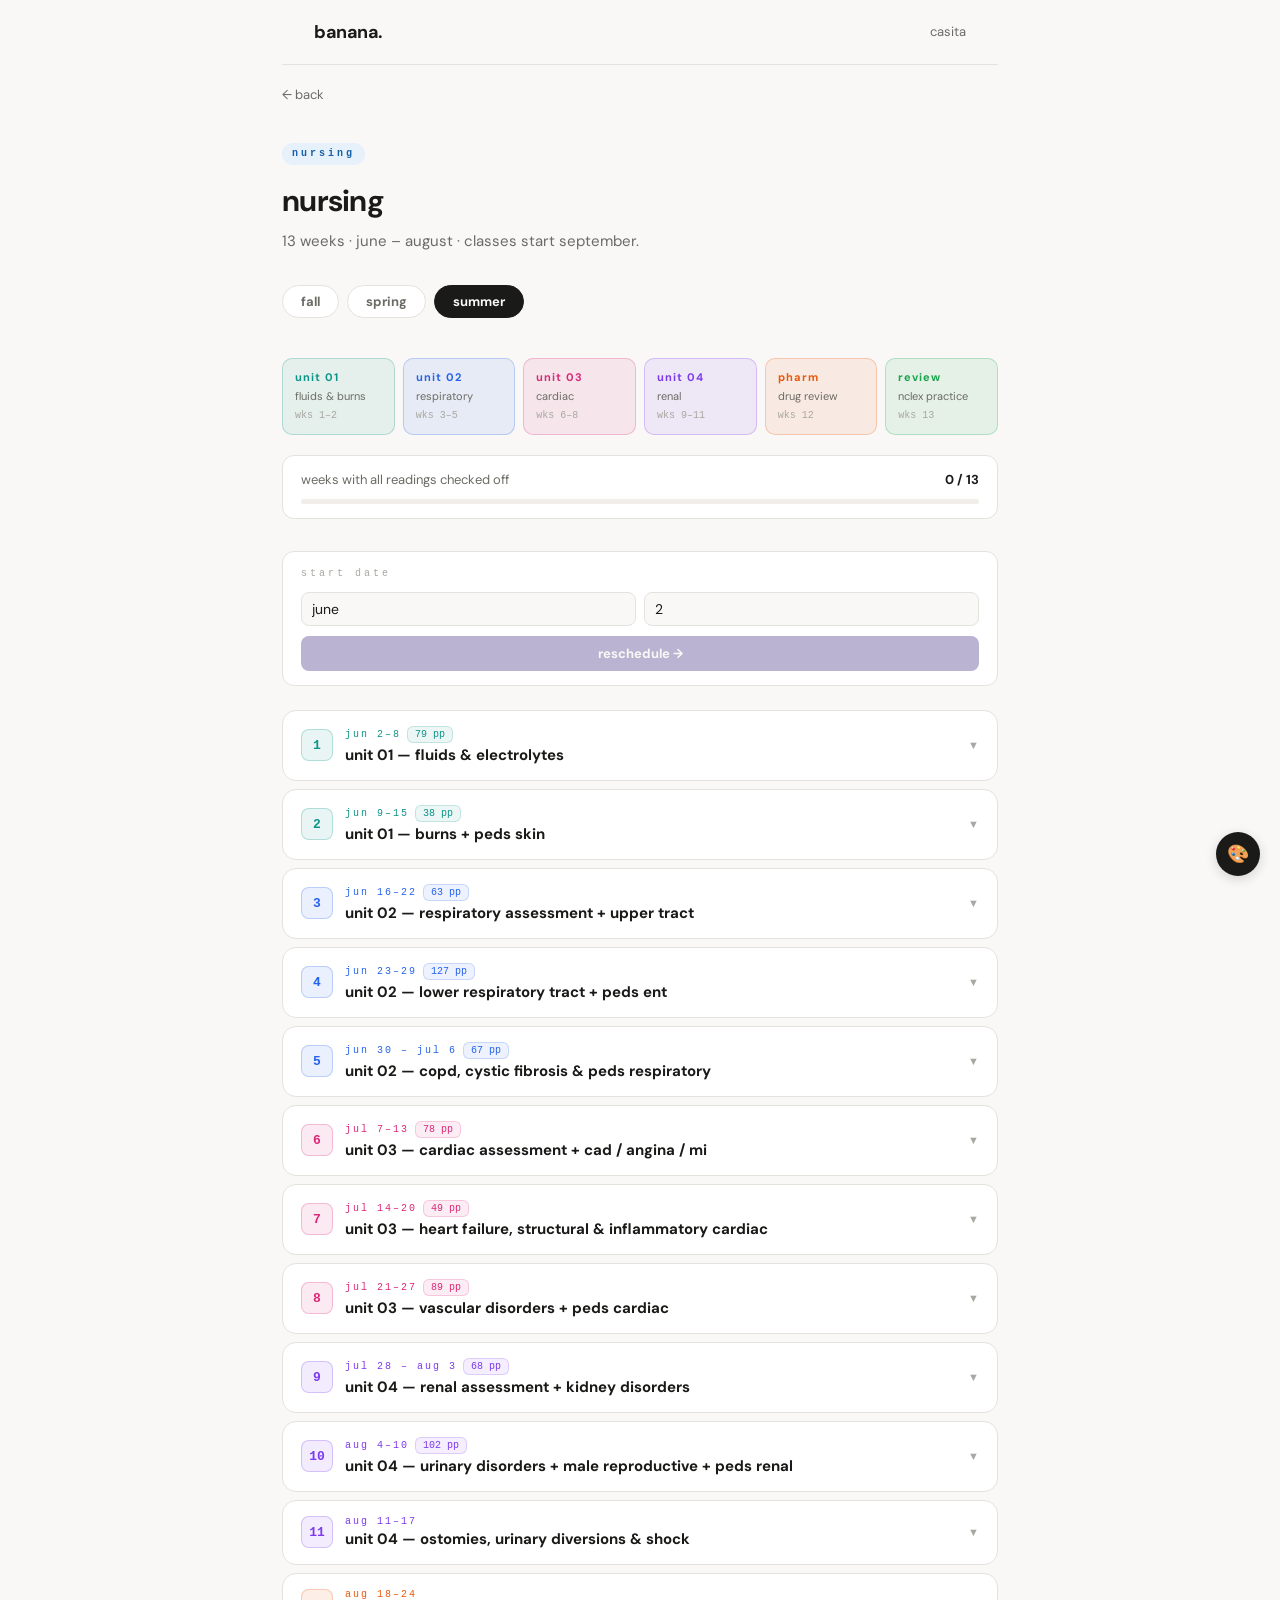
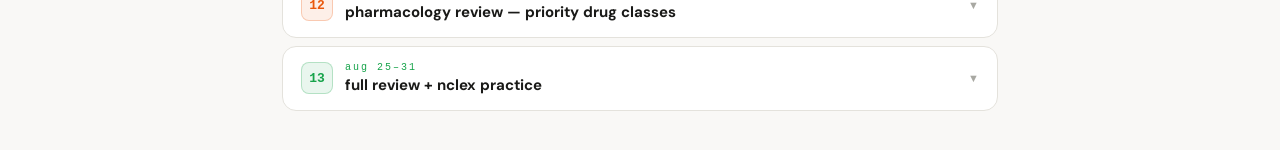
<file: nursing.html>
<!DOCTYPE html>
<html lang="en">
<link rel="apple-touch-icon" href="icon-192.png">
<head>
  <meta charset="UTF-8" />
  <meta name="viewport" content="width=device-width, initial-scale=1.0" />
  <title>banana — nursing</title>
  <link rel="stylesheet" href="style.css" />
  <style>
    /* ── page bg ── */
    body { background: #f9f8f6; }

    /* ── semester switcher ── */
    .sem-tabs {
      display: flex;
      gap: 8px;
      margin-bottom: 2.5rem;
      flex-wrap: wrap;
    }
    .sem-tab {
      font-family: 'DM Sans', sans-serif;
      font-size: 13px;
      font-weight: 700;
      text-transform: lowercase;
      padding: 7px 18px;
      border-radius: 99px;
      border: 1px solid var(--border);
      background: #fff;
      color: var(--text-secondary);
      cursor: pointer;
      transition: all 0.15s;
    }
    .sem-tab:hover { border-color: #c8c6c0; color: var(--text-primary); }
    .sem-tab.active {
      background: var(--text-primary);
      color: #f9f8f6;
      border-color: var(--text-primary);
    }

    /* ── unit strip ── */
    .unit-strip { display: flex; gap: 8px; flex-wrap: wrap; margin-bottom: 20px; }
    .unit-pill {
      flex: 1 1 80px;
      min-width: 80px;
      border-radius: 10px;
      padding: 10px 12px;
      border: 1px solid;
    }
    .unit-pill .ul { font-size: 11px; font-weight: 700; letter-spacing: 1px; }
    .unit-pill .us { font-size: 11px; margin-top: 2px; color: var(--text-secondary); }
    .unit-pill .uw { font-size: 10px; margin-top: 2px; color: var(--text-muted); font-family: monospace; }

    /* ── progress ── */
    .prog-card {
      background: #fff;
      border: 1px solid var(--border);
      border-radius: 12px;
      padding: 14px 18px;
      margin-bottom: 2rem;
    }
    .prog-row {
      display: flex;
      justify-content: space-between;
      font-size: 13px;
      color: var(--text-secondary);
      margin-bottom: 8px;
    }
    .prog-row span:last-child { color: var(--text-primary); font-weight: 700; }
    .prog-bar { height: 5px; background: #f1ede8; border-radius: 99px; overflow: hidden; }
    .prog-fill { height: 100%; border-radius: 99px; transition: width 0.4s ease; background: #85d5f2; }

    /* ── week accordion ── */
    .weeks { display: flex; flex-direction: column; gap: 8px; }
    .week-card {
      border-radius: 14px;
      border: 1px solid var(--border);
      background: #fff;
      overflow: hidden;
      transition: box-shadow 0.15s;
    }
    .week-card:hover { box-shadow: 0 2px 12px rgba(0,0,0,.06); }
    .week-card.open { box-shadow: 0 2px 16px rgba(0,0,0,.08); }

    .week-btn {
      width: 100%;
      background: none;
      border: none;
      cursor: pointer;
      padding: 15px 18px;
      color: inherit;
      font-family: 'DM Sans', sans-serif;
      text-align: left;
      text-transform: lowercase;
    }
    .week-header { display: flex; align-items: center; gap: 12px; flex-wrap: wrap; }
    .week-num {
      width: 32px; height: 32px;
      border-radius: 8px;
      display: flex; align-items: center; justify-content: center;
      font-size: 13px; font-weight: 700;
      flex-shrink: 0;
      font-family: monospace;
    }
    .week-meta { flex: 1; min-width: 0; }
    .week-top { display: flex; align-items: center; gap: 6px; flex-wrap: wrap; margin-bottom: 2px; }
    .week-date { font-size: 10px; letter-spacing: 2px; font-family: monospace; }
    .badge {
      display: inline-block; font-size: 10px;
      padding: 2px 7px; border-radius: 6px; font-family: monospace;
    }
    .badge-done { background: #dcfce7; color: #15803d; border: 1px solid #bbf7d0; }
    .week-title { font-size: 15px; font-weight: 700; color: var(--text-primary); }
    .chevron { color: var(--text-muted); font-size: 11px; flex-shrink: 0; transition: transform 0.2s; }
    .week-card.open .chevron { transform: rotate(180deg); }

    .week-body { display: none; padding: 0 18px 20px; }
    .week-card.open .week-body { display: block; }
    .wdivider { height: 1px; background: var(--border); margin-bottom: 18px; }
    .section-label {
      font-size: 10px; letter-spacing: 3px;
      color: var(--text-muted); margin-bottom: 12px;
      font-family: monospace; text-transform: lowercase;
    }

    /* ── readings ── */
    .reading-item {
      display: flex; align-items: flex-start; gap: 10px;
      margin-bottom: 10px; cursor: pointer;
    }
    .reading-item:hover { opacity: 0.8; }
    .checkbox {
      width: 18px; height: 18px; border-radius: 4px;
      border: 1.5px solid var(--text-muted);
      flex-shrink: 0; margin-top: 2px;
      display: flex; align-items: center; justify-content: center;
      transition: all 0.15s; font-size: 10px; font-weight: 900; color: #fff;
    }
    .checkbox.checked { border-color: transparent; }
    .reading-text { flex: 1; }
    .reading-ch { font-size: 14px; color: var(--text-primary); line-height: 1.4; transition: color 0.15s; }
    .reading-ch.checked { color: var(--text-muted); text-decoration: line-through; }
    .reading-meta { font-size: 11px; color: var(--text-muted); margin-top: 2px; font-family: monospace; }

    /* ── focus + tip ── */
    .two-col { display: grid; grid-template-columns: 1fr; gap: 10px; margin-top: 14px; }
    @media(min-width:560px){ .two-col { grid-template-columns: 1fr 1fr; } }
    .focus-box {
      background: #fafaf9; border: 1px solid var(--border);
      border-radius: 10px; padding: 14px 15px;
    }
    .focus-item { display: flex; gap: 8px; margin-bottom: 8px; align-items: flex-start; }
    .focus-arrow { font-size: 13px; line-height: 1.5; flex-shrink: 0; }
    .focus-text { font-size: 13px; color: var(--text-secondary); line-height: 1.5; }
    .tip-box { border-radius: 10px; padding: 14px 15px; }
    .tip-label { font-size: 10px; letter-spacing: 3px; margin-bottom: 10px; font-family: monospace; text-transform: lowercase; }
    .tip-text { font-size: 13px; line-height: 1.65; color: var(--text-primary); }

    /* ── color picker fab ── */
    #color-fab {
      position: fixed; bottom: 24px; right: 20px;
      width: 44px; height: 44px; border-radius: 50%;
      border: none; cursor: pointer; font-size: 18px;
      display: flex; align-items: center; justify-content: center;
      box-shadow: 0 3px 12px rgba(0,0,0,.15); z-index: 200;
      background: #1a1a18; color: #f9f8f6;
      transition: transform 0.15s;
    }
    #color-fab:hover { transform: scale(1.08); }
    #color-panel {
      position: fixed; bottom: 80px; right: 16px; width: 300px;
      background: #fff; border: 1px solid var(--border);
      border-radius: 16px; padding: 18px; z-index: 200;
      display: none; box-shadow: 0 8px 32px rgba(0,0,0,.12);
    }
    #color-panel.open { display: block; }
    .cp-title {
      font-size: 13px; font-weight: 700; color: var(--text-primary);
      margin-bottom: 14px; font-family: monospace;
      letter-spacing: 1px; text-transform: lowercase;
    }
    .cp-unit-row { display: flex; align-items: center; gap: 8px; margin-bottom: 10px; }
    .cp-unit-name { font-size: 12px; color: var(--text-secondary); width: 60px; flex-shrink: 0; font-family: monospace; }
    .cp-swatches { display: flex; gap: 5px; flex-wrap: wrap; flex: 1; }
    .cp-swatch {
      width: 20px; height: 20px; border-radius: 4px;
      cursor: pointer; border: 2px solid transparent;
      transition: transform 0.1s, border-color 0.1s; flex-shrink: 0;
    }
    .cp-swatch:hover { transform: scale(1.18); }
    .cp-swatch.active { border-color: #1a1a18; }
    .cp-done {
      width: 100%; margin-top: 10px; padding: 8px;
      border-radius: 8px; border: 1px solid var(--border);
      background: #1a1a18; color: #f9f8f6;
      font-size: 13px; font-family: monospace; cursor: pointer; font-weight: 700;
    }
    .cp-done:hover { opacity: 0.85; }

    :root {
      --border: #e4e2dc;
      --text-primary: #1a1a18;
      --text-secondary: #6b6b66;
      --text-muted: #a8a8a2;
    }
  </style>
</head>
<body>
  <div class="page">

    <nav>
      <a href="index.html" class="nav-logo">banana.</a>
      <div class="nav-links">
        <a href="index.html">casita</a>
      </div>
    </nav>

    <a href="index.html" class="back-link">← back</a>

    <div class="section-header">
      <span class="section-label tag tag-nursing" id="nursing-label" style="background:#E6F1FB;color:#185FA5;">nursing</span>
      <h1>nursing</h1>
      <p id="sem-subtitle">select a semester to load your study schedule.</p>
    </div>

    <!-- semester switcher -->
    <div class="sem-tabs">
      <button class="sem-tab" data-sem="fall" onclick="switchSem('fall')">fall</button>
      <button class="sem-tab" data-sem="spring" onclick="switchSem('spring')">spring</button>
      <button class="sem-tab" data-sem="summer" onclick="switchSem('summer')">summer</button>
    </div>

    <!-- unit strip -->
    <div class="unit-strip" id="unit-strip"></div>

    <!-- progress -->
    <div class="prog-card" id="prog-card" style="display:none">
      <div class="prog-row">
        <span>weeks with all readings checked off</span>
        <span id="prog-label">0 / 0</span>
      </div>
      <div class="prog-bar"><div class="prog-fill" id="prog-fill" style="width:0%"></div></div>
    </div>

    <!-- reschedule bar (summer only) -->
    <div id="reschedule-bar" style="display:none;background:#fff;border:1px solid var(--border);border-radius:12px;padding:14px 18px;margin-bottom:1.5rem;">
      <div style="font-size:10px;letter-spacing:3px;font-family:monospace;color:var(--text-muted);margin-bottom:10px;text-transform:lowercase;">start date</div>
      <div style="display:flex;gap:8px;margin-bottom:10px;">
        <select id="start-month" style="flex:1;font-size:14px;font-family:'DM Sans',sans-serif;text-transform:lowercase;border:1px solid var(--border);border-radius:8px;padding:7px 10px;background:#f9f8f6;color:#1a1a18;appearance:none;-webkit-appearance:none;">
          <option value="01">january</option>
          <option value="02">february</option>
          <option value="03">march</option>
          <option value="04">april</option>
          <option value="05">may</option>
          <option value="06">june</option>
          <option value="07">july</option>
          <option value="08">august</option>
          <option value="09">september</option>
          <option value="10">october</option>
          <option value="11">november</option>
          <option value="12">december</option>
        </select>
        <select id="start-day" style="flex:1;font-size:14px;font-family:'DM Sans',sans-serif;border:1px solid var(--border);border-radius:8px;padding:7px 10px;background:#f9f8f6;color:#1a1a18;appearance:none;-webkit-appearance:none;"></select>
      </div>
      <button id="reschedule-btn" style="width:100%;padding:9px;border-radius:8px;border:none;background:#bab3d2;color:#f9f8f6;font-size:13px;font-family:'DM Sans',sans-serif;font-weight:700;text-transform:lowercase;cursor:pointer;">reschedule →</button>
    </div>

    <!-- empty state -->
    <div id="empty-state" style="text-align:center;padding:4rem 0;color:var(--text-muted);font-size:14px;">
      <div style="font-size:32px;margin-bottom:12px;">📖</div>
      <p>choose a semester above to see your study schedule.</p>
    </div>

    <!-- weeks accordion -->
    <div class="weeks" id="weeks-container"></div>

  </div>

  <!-- color picker fab -->
  <button id="color-fab" aria-label="customize colors">🎨</button>
  <div id="color-panel" role="dialog" aria-label="color picker">
    <div class="cp-title">customize unit colors</div>
    <div id="cp-rows"></div>
    <button class="cp-done" id="cp-done">done</button>
  </div>

<script>
// ── SEMESTER DATA ──────────────────────────────────────────────────
// Each semester has: label, subtitle, units (metadata), and weeks (schedule).
// Add your real content here — this is placeholder structure to get you started.

const SEMESTERS = {
  fall: {
    label: "fall semester",
    subtitle: "add your fall semester details here.",
    units: {
      u1: { label: "unit 01", sub: "topic", weeks: "1–3" },
      u2: { label: "unit 02", sub: "topic", weeks: "4–6" },
      u3: { label: "unit 03", sub: "topic", weeks: "7–9" },
      ur: { label: "review",  sub: "finals",  weeks: "10" },
    },
    weeks: [
      {
        week: 1, dates: "week 1", unit: "u1",
        theme: "unit 01 — add your topic here",
        readings: [
          { book: "Textbook", ch: "ch. 1 — chapter name", range: "1–30", pages: 30 },
        ],
        focus: ["key concept 1", "key concept 2", "key concept 3"],
        tip: "add your study tip for this week here.",
      },
      {
        week: 2, dates: "week 2", unit: "u1",
        theme: "unit 01 — add your topic here",
        readings: [
          { book: "Textbook", ch: "ch. 2 — chapter name", range: "31–60", pages: 30 },
        ],
        focus: ["key concept 1", "key concept 2"],
        tip: "add your study tip for this week here.",
      },
      {
        week: 3, dates: "week 3", unit: "u2",
        theme: "unit 02 — add your topic here",
        readings: [
          { book: "Textbook", ch: "ch. 3 — chapter name", range: "61–90", pages: 30 },
        ],
        focus: ["key concept 1", "key concept 2"],
        tip: "add your study tip for this week here.",
      },
    ],
  },

  spring: {
    label: "spring semester",
    subtitle: "add your spring semester details here.",
    units: {
      u1: { label: "unit 01", sub: "topic", weeks: "1–3" },
      u2: { label: "unit 02", sub: "topic", weeks: "4–6" },
      ur: { label: "review",  sub: "finals",  weeks: "7" },
    },
    weeks: [
      {
        week: 1, dates: "week 1", unit: "u1",
        theme: "unit 01 — add your topic here",
        readings: [
          { book: "Textbook", ch: "ch. 1 — chapter name", range: "1–30", pages: 30 },
        ],
        focus: ["key concept 1", "key concept 2"],
        tip: "add your study tip for this week here.",
      },
      {
        week: 2, dates: "week 2", unit: "u2",
        theme: "unit 02 — add your topic here",
        readings: [
          { book: "Textbook", ch: "ch. 2 — chapter name", range: "31–60", pages: 30 },
        ],
        focus: ["key concept 1", "key concept 2"],
        tip: "add your study tip for this week here.",
      },
    ],
  },

  summer: {
    label: "summer semester",
    subtitle: "13 weeks · june – august · classes start september.",
    units: {
      u1: { label: "unit 01", sub: "fluids & burns",   weeks: "1–2"  },
      u2: { label: "unit 02", sub: "respiratory",      weeks: "3–5"  },
      u3: { label: "unit 03", sub: "cardiac",          weeks: "6–8"  },
      u4: { label: "unit 04", sub: "renal",            weeks: "9–11" },
      up: { label: "pharm",   sub: "drug review",      weeks: "12"   },
      ur: { label: "review",  sub: "nclex practice",   weeks: "13"   },
    },
    weeks: [
      {
        week:1, dates:"june 2–8", unit:"u1",
        theme:"unit 01 — fluids & electrolytes",
        readings:[
          {book:"Brunner", ch:"ch. 10 — fluid and electrolytes", range:"224–270", pages:47},
          {book:"Ball (Peds)", ch:"ch. 18 — alteration in fluid, electrolyte, & acid-base balance", range:"391–422", pages:32},
        ],
        focus:["fluid volume excess vs. deficit — know both presentations cold","dehydration & hypovolemic shock: stages + nursing response","electrolyte imbalances: na, k, ca, mg, phos — causes, s/s, tx","acid-base balance — all 4 disorders + abg interpretation","peds: dehydration assessment (fontanelle, tears, urine output)"],
        tip:"make a master table: each electrolyte → normal range → hypo s/s → hyper s/s → priority nursing action. laminate it. this single table will serve you all semester.",
      },
      {
        week:2, dates:"june 9–15", unit:"u1",
        theme:"unit 01 — burns + peds skin",
        readings:[
          {book:"Brunner", ch:"ch. 57 — management of patients with burn injury", range:"1865–1892", pages:28},
          {book:"Ball (Peds)", ch:"ch. 31 — alterations in skin integrity (burns section only)", range:"873–882", pages:10},
        ],
        focus:["rule of nines (adult) vs. lund-browder chart (peds) — sketch from memory","burn depth: superficial, partial-thickness, full-thickness — appearance & tx","parkland formula: 4 ml × kg × %tbsa — first 8 hrs vs. next 16 hrs","burn phases: emergent, acute, rehabilitative — priority nursing per phase","peds burn differences: proportionally larger head, faster fluid loss"],
        tip:"practice the parkland formula with 3 different patient weights and %tbsa values. dosage calc exams love this.",
      },
      {
        week:3, dates:"june 16–22", unit:"u2",
        theme:"unit 02 — respiratory assessment + upper tract",
        readings:[
          {book:"Brunner", ch:"ch. 17 — assessment of respiratory function", range:"462–493", pages:32},
          {book:"Brunner", ch:"ch. 18 — management of patients with upper respiratory tract disorders", range:"494–524", pages:31},
        ],
        focus:["respiratory assessment: inspection, palpation, percussion, auscultation","breath sounds: normal, crackles, wheezes, rhonchi, stridor, pleural rub","diagnostic tests: abgs, pfts, bronchoscopy, thoracentesis","upper tract: sinusitis, pharyngitis, tonsillitis, laryngitis, epistaxis","obstructive sleep apnea — cpap teaching points"],
        tip:"find a youtube lung sounds compilation and listen repeatedly. identifying sounds by ear is a real clinical skill.",
      },
      {
        week:4, dates:"june 23–29", unit:"u2",
        theme:"unit 02 — lower respiratory tract + peds ent",
        readings:[
          {book:"Brunner", ch:"ch. 19 — chest & lower respiratory tract disorders", range:"526–598", pages:73},
          {book:"Ball (Peds)", ch:"ch. 19 — alteration in ear, nose & throat function", range:"423–454", pages:32},
          {book:"Ball (Peds)", ch:"ch. 20 — alterations in respiratory function (first half)", range:"455–476", pages:22},
        ],
        focus:["pneumonia: community vs. hospital-acquired, aspiration — nursing priorities","tb: transmission, ppd interpretation, airborne precautions, inh teaching","pneumothorax: spontaneous vs. tension — emergency interventions","rsv, bronchiolitis, croup — peds emergencies","otitis media — antibiotic stewardship"],
        tip:"this is your heaviest reading week (73 pp of brunner alone). break ch. 19 into 3 sittings: infections → obstructive disorders → thoracic/pleural.",
      },
      {
        week:5, dates:"june 30 – july 6", unit:"u2",
        theme:"unit 02 — copd, cystic fibrosis & peds respiratory",
        readings:[
          {book:"Brunner", ch:"ch. 20 — management of patients with chronic pulmonary disease", range:"602–646", pages:45},
          {book:"Ball (Peds)", ch:"ch. 20 — alterations in respiratory function (finish)", range:"477–498", pages:22},
        ],
        focus:["copd: emphysema (pink puffer) vs. chronic bronchitis (blue bloater)","hypoxic drive — why o2 must be low-flow in copd; spo2 target 88–92%","asthma: stepwise management, peak flow monitoring, inhaler technique + spacer","cystic fibrosis: cftr mutation, thick mucus, airway clearance, pancreatic enzymes","mechanical ventilation basics: tv, rr, fio2, peep"],
        tip:"blue bloater = chronic bronchitis. pink puffer = emphysema. know these by pathophys, not just nickname.",
      },
      {
        week:6, dates:"july 7–13", unit:"u3",
        theme:"unit 03 — cardiac assessment + cad / angina / mi",
        readings:[
          {book:"Brunner", ch:"ch. 21 — assessment of cardiovascular function", range:"650–688", pages:39},
          {book:"Brunner", ch:"ch. 23 — management of patients with coronary vascular disorders", range:"725–763", pages:39},
        ],
        focus:["cardiac assessment: heart sounds s1, s2, s3, s4","murmurs: location, radiation, systolic vs. diastolic","atherosclerosis → stable angina → unstable angina → stemi/nstemi continuum","troponin, ck-mb, myoglobin — timing of elevation post-mi","mona: morphine, oxygen, nitrates, aspirin — rationale for each"],
        tip:"draw the chest pain comparison table: stable angina vs. unstable angina vs. mi. guaranteed exam material.",
      },
      {
        week:7, dates:"july 14–20", unit:"u3",
        theme:"unit 03 — heart failure, structural & inflammatory cardiac",
        readings:[
          {book:"Brunner", ch:"ch. 24 — structural, infectious & inflammatory cardiac disorders", range:"765–790", pages:26},
          {book:"Brunner", ch:"ch. 25 — complications from heart disease", range:"793–815", pages:23},
        ],
        focus:["chf: left-sided (pulmonary) vs. right-sided (systemic edema)","acute pulmonary edema: upright position, o2, furosemide, nitrates","infective endocarditis: iv drug use risk, splinter hemorrhages","rheumatic heart disease: group a strep → jones criteria → valvular damage","cardiogenic shock: decreased co → decreased perfusion"],
        tip:"left = lungs. right = body. make it a mantra. orthopneic + crackles = left-sided. ankle edema + jvd = right-sided.",
      },
      {
        week:8, dates:"july 21–27", unit:"u3",
        theme:"unit 03 — vascular disorders + peds cardiac",
        readings:[
          {book:"Brunner", ch:"ch. 26 — vascular disorders & peripheral circulation", range:"817–862", pages:46},
          {book:"Ball (Peds)", ch:"ch. 21 — alterations in cardiovascular function", range:"499–541", pages:43},
        ],
        focus:["arterial vs. venous insufficiency: wound location, pain, appearance","dvt: virchow's triad, anticoagulation, inr monitoring","htn: jnc classifications, lifestyle mods, drug classes","aortic aneurysm: dissecting vs. non-dissecting","congenital heart defects (peds): acyanotic vs. cyanotic"],
        tip:"acyanotic = left-to-right shunt (vsd, asd, pda). cyanotic = right-to-left (tof). tet spells → knee-chest position.",
      },
      {
        week:9, dates:"july 28 – aug 3", unit:"u4",
        theme:"unit 04 — renal assessment + kidney disorders",
        readings:[
          {book:"Brunner", ch:"ch. 47 — assessment of kidney & urinary function", range:"1534–1552", pages:19},
          {book:"Brunner", ch:"ch. 48 — management of patients with kidney disorders", range:"1554–1602", pages:49},
        ],
        focus:["renal labs: bun, creatinine, gfr, urinalysis findings","aki: pre-renal vs. intra-renal vs. post-renal","ckd stages 1–5, gfr thresholds, uremia symptoms","dialysis: hemodialysis (av fistula care) vs. peritoneal dialysis","ckd diet: restrict k, phos, na, protein, and fluids — know the rationale"],
        tip:"map each ckd dietary restriction to why: k restricted because kidneys can't excrete it → hyperkalemia → cardiac arrest.",
      },
      {
        week:10, dates:"aug 4–10", unit:"u4",
        theme:"unit 04 — urinary disorders + male reproductive + peds renal",
        readings:[
          {book:"Brunner", ch:"ch. 49 — management of patients with urinary disorders", range:"1604–1636", pages:33},
          {book:"Brunner", ch:"ch. 53 — male reproductive disorders", range:"1743–1777", pages:35},
          {book:"Ball (Peds)", ch:"ch. 26 — alterations in genitourinary function", range:"667–700", pages:34},
        ],
        focus:["uti vs. pyelonephritis vs. glomerulonephritis vs. nephrotic syndrome","urolithiasis: stone types, strain all urine, hydration teaching","bph: obstructive symptoms, turp procedure, cbi","wilms' tumor (peds): do not palpate the abdomen — classic nclex trap","peds: hypospadias, cryptorchidism, hydrocele, vesicoureteral reflux"],
        tip:"this is a heavy week (102 pp). prioritize ch. 48 and the wilms tumor section in ball — highest-yield for exams.",
      },
      {
        week:11, dates:"aug 11–17", unit:"u4",
        theme:"unit 04 — ostomies, urinary diversions & shock",
        readings:[
          {book:"Brunner", ch:"ch. 41 — fecal and urinary diversions (ostomy section)", range:"selected pages", pages:null},
        ],
        focus:["stoma assessment: pink/red = healthy; pale = ischemia; dark/black = necrosis","colostomy vs. ileostomy: output consistency, skin protection, pouch care","ileal conduit / urostomy / vesicostomy — urinary diversion comparisons","nephrostomy tube: output monitoring, never clamp, keep bag below kidney","cbi: measure true urine output (total output − irrigant infused)"],
        tip:"new stoma is edematous and shrinks over 6–8 weeks — always measure before ordering pouches.",
      },
      {
        week:12, dates:"aug 18–24", unit:"up",
        theme:"pharmacology review — priority drug classes",
        readings:[
          {book:"Lehne's Pharmacology", ch:"diuretics: furosemide, hctz, spironolactone", range:"review relevant chapters", pages:null},
          {book:"Lehne's Pharmacology", ch:"cardiac: digoxin, nitrates, beta-blockers, antiarrhythmics", range:"review relevant chapters", pages:null},
          {book:"Lehne's Pharmacology", ch:"respiratory: albuterol, ipratropium, corticosteroids", range:"review relevant chapters", pages:null},
          {book:"Davis's Drug Guide", ch:"renal: phosphate binders, erythropoietin, immunosuppressants", range:"reference as needed", pages:null},
        ],
        focus:["dosage calculation practice daily — iv rates, weight-based, peds dosing","furosemide: monitor k+ (hypokalemia risk), ototoxicity at high doses","digoxin: therapeutic range 0.5–2.0, toxicity signs (n/v, yellow halos, bradycardia)","beta-blockers: hold if hr < 60 or sbp < 90; never stop abruptly","heparin vs. warfarin: monitoring (aptt vs. pt/inr), antidotes (protamine vs. vitamin k)"],
        tip:"you must pass the dosage calc exam at 95%. do 10 calculation problems every single day this week.",
      },
      {
        week:13, dates:"aug 25–31", unit:"ur",
        theme:"full review + nclex practice",
        readings:[
          {book:"all units", ch:"review notes, concept maps, and chapter summaries", range:"—", pages:null},
        ],
        focus:["25–30 nclex-style questions per day — timed","lab values cold: abgs, bmp, bun/cr, troponin, inr, cbc","review all nursing care plan priorities: fluid, resp, cardiac, renal","review dosage calcs one final time","orientation: check your program calendar for date and location"],
        tip:"don't read new content this week. consolidate. when you get a question wrong, read the full rationale and ask why each wrong answer was wrong.",
      },
    ],
  },
};

// ── COLORS ─────────────────────────────────────────────────────────
const SWATCHES = [
  "#0D9488","#0891B2","#2563EB","#4F46E5","#7C3AED",
  "#9333EA","#C026D3","#DB2777","#E11D48","#DC2626",
  "#EA580C","#D97706","#CA8A04","#65A30D","#16A34A",
  "#059669","#0F766E","#1D4ED8","#6D28D9","#BE185D",
];
const DEFAULT_COLORS = {
  u1:"#0D9488", u2:"#2563EB", u3:"#DB2777",
  u4:"#7C3AED", up:"#EA580C", ur:"#16A34A",
};
const COLOR_KEY = 'firefly_nursing_colors';
const CHECK_KEY = 'firefly_nursing_checks';
const DATE_KEY  = 'firefly_nursing_startdate';

// ── DATE HELPERS ───────────────────────────────────────────────────
const MONTH_NAMES = ['jan','feb','mar','apr','may','jun','jul','aug','sep','oct','nov','dec'];
function loadStartDate(){ try{ return localStorage.getItem(DATE_KEY)||'2025-06-02'; }catch(e){ return '2025-06-02'; } }
function saveStartDate(d){ try{ localStorage.setItem(DATE_KEY,d); }catch(e){} }
function fmtDate(d){ return MONTH_NAMES[d.getMonth()]+' '+d.getDate(); }

function calcWeekDates(startISO, totalWeeks, deadlineISO) {
  const start    = new Date(startISO+'T00:00:00');
  const deadline = new Date(deadlineISO+'T00:00:00');
  const totalDays = Math.floor((deadline - start) / 86400000);
  const dpw = Math.max(7, Math.round(totalDays / totalWeeks));
  return Array.from({length: totalWeeks}, (_, i) => {
    const ws = new Date(start.getTime() + i * dpw * 86400000);
    const we = i === totalWeeks - 1
      ? new Date(deadlineISO+'T00:00:00')
      : new Date(ws.getTime() + (dpw - 1) * 86400000);
    return ws.getMonth() === we.getMonth()
      ? fmtDate(ws) + '–' + we.getDate()
      : fmtDate(ws) + ' – ' + fmtDate(we);
  });
}

function populateDays(month, selectedDay) {
  const dayEl = document.getElementById('start-day');
  const days  = new Date(2025, parseInt(month), 0).getDate();
  dayEl.innerHTML = '';
  for (let d = 1; d <= days; d++) {
    const opt = document.createElement('option');
    opt.value = String(d).padStart(2,'0');
    opt.textContent = d;
    if (String(d).padStart(2,'0') === selectedDay) opt.selected = true;
    dayEl.appendChild(opt);
  }
}

function loadColors(){ try{ return JSON.parse(localStorage.getItem(COLOR_KEY)) || {...DEFAULT_COLORS}; }catch(e){ return {...DEFAULT_COLORS}; } }
function saveColors(c){ try{ localStorage.setItem(COLOR_KEY, JSON.stringify(c)); }catch(e){} }
function loadChecked(){ try{ return JSON.parse(localStorage.getItem(CHECK_KEY)) || {}; }catch(e){ return {}; } }
function saveChecked(o){ try{ localStorage.setItem(CHECK_KEY, JSON.stringify(o)); }catch(e){} }

let colors  = loadColors();
let checked = loadChecked();
let currentSem = null;

function getColor(uid){ return colors[uid] || '#888'; }

// ── RENDER ─────────────────────────────────────────────────────────
let summerStartDate = loadStartDate();

function switchSem(semKey) {
  currentSem = semKey;
  document.querySelectorAll('.sem-tab').forEach(t => t.classList.toggle('active', t.dataset.sem === semKey));
  const sem = SEMESTERS[semKey];
  document.getElementById('sem-subtitle').textContent = sem.subtitle;
  document.getElementById('empty-state').style.display = 'none';
  document.getElementById('prog-card').style.display = 'block';

  // show reschedule bar only for summer
  const bar = document.getElementById('reschedule-bar');
  if (semKey === 'summer') {
    bar.style.display = 'block';
    const parts = summerStartDate.split('-');
    document.getElementById('start-month').value = parts[1];
    populateDays(parts[1], parts[2]);
  } else {
    bar.style.display = 'none';
  }

  renderUnitStrip(sem);
  renderWeeks(sem, semKey);
}

function renderUnitStrip(sem) {
  const el = document.getElementById('unit-strip');
  el.innerHTML = '';
  Object.entries(sem.units).forEach(([uid, m]) => {
    const c = getColor(uid);
    el.innerHTML += `<div class="unit-pill" style="background:${c}15;border-color:${c}40">
      <div class="ul" style="color:${c};font-size:11px;font-weight:700;letter-spacing:1px">${m.label}</div>
      <div class="us" style="font-size:11px;color:var(--text-secondary);margin-top:2px">${m.sub}</div>
      <div class="uw" style="font-size:10px;color:var(--text-muted);margin-top:2px">wks ${m.weeks}</div>
    </div>`;
  });
}

function updateProgress(sem, semKey) {
  const total = sem.weeks.length;
  const done  = sem.weeks.filter(w =>
    w.readings.every((_, i) => checked[`${semKey}-${w.week}-${i}`])
  ).length;
  document.getElementById('prog-label').textContent = `${done} / ${total}`;
  document.getElementById('prog-fill').style.width = `${total ? (done/total)*100 : 0}%`;
}

function renderWeeks(sem, semKey) {
  const container = document.getElementById('weeks-container');
  container.innerHTML = '';

  // for summer, calculate dynamic week dates from start date
  let weekDates = null;
  if (semKey === 'summer') {
    weekDates = calcWeekDates(summerStartDate, sem.weeks.length, '2025-08-31');
  }

  sem.weeks.forEach((week, idx) => {
    const c = getColor(week.unit);
    const card = document.createElement('div');
    card.className = 'week-card';
    card.id = `week-${semKey}-${week.week}`;
    const allDone = week.readings.every((_, i) => checked[`${semKey}-${week.week}-${i}`]);
    const pageTotal = week.readings.reduce((s, r) => s + (r.pages || 0), 0);
    const displayDate = weekDates ? weekDates[idx] : week.dates;
    card.innerHTML = `
      <button class="week-btn" aria-expanded="false">
        <div class="week-header">
          <div class="week-num" style="background:${c}18;border:1px solid ${c}40;color:${c}">${week.week}</div>
          <div class="week-meta">
            <div class="week-top">
              <span class="week-date" style="color:${c}">${displayDate}</span>
              ${pageTotal ? `<span class="badge" style="background:${c}15;color:${c};border:1px solid ${c}30">${pageTotal} pp</span>` : ''}
              ${allDone ? `<span class="badge badge-done">✓ done</span>` : ''}
            </div>
            <div class="week-title">${week.theme}</div>
          </div>
          <span class="chevron">▼</span>
        </div>
      </button>
      <div class="week-body">
        <div class="wdivider"></div>
        <div class="section-label">readings</div>
        <div class="reading-list" id="reads-${semKey}-${week.week}"></div>
        <div class="two-col">
          <div class="focus-box">
            <div class="section-label">key concepts</div>
            ${week.focus.map(f => `<div class="focus-item"><span class="focus-arrow" style="color:${c}">›</span><span class="focus-text">${f}</span></div>`).join('')}
          </div>
          <div class="tip-box" style="background:${c}10;border:1px solid ${c}25">
            <div class="tip-label" style="color:${c}">study tip</div>
            <div class="tip-text">${week.tip}</div>
          </div>
        </div>
      </div>`;
    card.querySelector('.week-btn').addEventListener('click', () => {
      const open = card.classList.contains('open');
      document.querySelectorAll('.week-card.open').forEach(c2 => {
        c2.classList.remove('open');
        c2.querySelector('.week-btn').setAttribute('aria-expanded', 'false');
      });
      if (!open) {
        card.classList.add('open');
        card.querySelector('.week-btn').setAttribute('aria-expanded', 'true');
      }
    });
    renderReadings(week, card, semKey, sem);
    container.appendChild(card);
  });
  updateProgress(sem, semKey);
}

function renderReadings(week, card, semKey, sem) {
  const c = getColor(week.unit);
  const list = card.querySelector(`#reads-${semKey}-${week.week}`);
  list.innerHTML = '';
  week.readings.forEach((r, i) => {
    const key  = `${semKey}-${week.week}-${i}`;
    const done = !!checked[key];
    const div  = document.createElement('div');
    div.className = 'reading-item';
    div.setAttribute('role', 'checkbox');
    div.setAttribute('aria-checked', done ? 'true' : 'false');
    div.setAttribute('tabindex', '0');
    div.innerHTML = `
      <div class="checkbox ${done ? 'checked' : ''}" style="${done ? `background:${c};border-color:${c}` : ''}">
        ${done ? '✓' : ''}
      </div>
      <div class="reading-text">
        <div class="reading-ch ${done ? 'checked' : ''}">${r.ch}</div>
        <div class="reading-meta">${r.book}${r.range && r.range !== '—' ? ` · pp. ${r.range}` : ''}${r.pages ? ` · ${r.pages} pages` : ''}</div>
      </div>`;
    const toggle = () => {
      checked[key] = !checked[key];
      saveChecked(checked);
      renderReadings(week, card, semKey, sem);
      updateProgress(sem, semKey);
      const top = card.querySelector('.week-top');
      const existing = top.querySelector('.badge-done');
      const nowDone = week.readings.every((_, j) => checked[`${semKey}-${week.week}-${j}`]);
      if (nowDone && !existing) {
        const b = document.createElement('span');
        b.className = 'badge badge-done';
        b.textContent = '✓ done';
        top.appendChild(b);
      } else if (!nowDone && existing) {
        existing.remove();
      }
    };
    div.addEventListener('click', toggle);
    div.addEventListener('keydown', e => { if (e.key === ' ' || e.key === 'Enter') { e.preventDefault(); toggle(); }});
    list.appendChild(div);
  });
}

// ── COLOR PICKER ───────────────────────────────────────────────────
function renderColorPicker() {
  const el = document.getElementById('cp-rows');
  el.innerHTML = '';
  const sem = currentSem ? SEMESTERS[currentSem] : null;
  const units = sem ? sem.units : DEFAULT_COLORS;
  Object.keys(units).forEach(uid => {
    const row = document.createElement('div');
    row.className = 'cp-unit-row';
    const swatchHTML = SWATCHES.map(hex =>
      `<div class="cp-swatch ${colors[uid] === hex ? 'active' : ''}" style="background:${hex}" data-uid="${uid}" data-hex="${hex}"></div>`
    ).join('');
    const label = sem ? sem.units[uid]?.label : uid;
    row.innerHTML = `<div class="cp-unit-name">${label || uid}</div><div class="cp-swatches">${swatchHTML}</div>`;
    el.appendChild(row);
  });
  el.querySelectorAll('.cp-swatch').forEach(s => {
    s.addEventListener('click', () => {
      colors[s.dataset.uid] = s.dataset.hex;
      saveColors(colors);
      if (currentSem) {
        const sem = SEMESTERS[currentSem];
        renderUnitStrip(sem);
        renderWeeks(sem, currentSem);
      }
      renderColorPicker();
    });
  });
}

const fab   = document.getElementById('color-fab');
const panel = document.getElementById('color-panel');
fab.addEventListener('click', () => {
  panel.classList.toggle('open');
  if (panel.classList.contains('open')) renderColorPicker();
});
document.getElementById('cp-done').addEventListener('click', () => panel.classList.remove('open'));
document.addEventListener('click', e => {
  if (panel.classList.contains('open') && !panel.contains(e.target) && e.target !== fab) {
    panel.classList.remove('open');
  }
});

// ── RESCHEDULE BUTTON ─────────────────────────────────────────────
document.getElementById('start-month').addEventListener('change', function() {
  populateDays(this.value, '01');
});

document.getElementById('reschedule-btn').addEventListener('click', () => {
  const month = document.getElementById('start-month').value;
  const day   = document.getElementById('start-day').value;
  summerStartDate = `2025-${month}-${day}`;
  saveStartDate(summerStartDate);
  renderWeeks(SEMESTERS['summer'], 'summer');
  const btn = document.getElementById('reschedule-btn');
  btn.textContent = 'updated ✓';
  setTimeout(() => btn.textContent = 'reschedule →', 1500);
});

// ── INIT ───────────────────────────────────────────────────────────
// auto-open summer since that's the one with full data
switchSem('summer');
</script>
</body>
</html>
</file>
<file: style.css>
/* banana — shared styles */

@import url('https://fonts.googleapis.com/css2?family=DM+Sans:wght@400;700&display=swap');

*, *::before, *::after {
  box-sizing: border-box;
  margin: 0;
  padding: 0;
  text-transform: lowercase;
}

:root {
  --font: 'DM Sans', sans-serif;
  --bg: #f9f8f6;
  --surface: #ffffff;
  --border: #e4e2dc;
  --text-primary: #1a1a18;
  --text-secondary: #6b6b66;
  --text-muted: #a8a8a2;

  /* section accent colors */
  --health-bg: #EAF3DE;
  --health-text: #3B6D11;
  --work-bg: #E6F1FB;
  --work-text: #185FA5;
  --projects-bg: #EEEDFE;
  --projects-text: #3C3489;
  --goals-bg: #FAEEDA;
  --goals-text: #854F0B;
  --books-bg: #fad9f5;
  --books-text: #c95bb9;
}

body {
  font-family: var(--font);
  background: var(--bg);
  color: var(--text-primary);
  font-size: 16px;
  line-height: 1.6;
  min-height: 100vh;
}

/* layout */
.page {
  max-width: 780px;
  margin: 0 auto;
  padding: 0 2rem 2.5rem;
}

/* nav */
nav {
  display: flex;
  align-items: center;
  justify-content: space-between;
  padding: 1.1rem 2rem;
  border-bottom: 1px solid var(--border);
  background: var(--bg);
  position: sticky;
  top: 0;
  z-index: 10;
  margin-bottom: 0;
}

.nav-logo {
  font-size: 18px;
  font-weight: 700;
  color: var(--text-primary);
  text-decoration: none;
  letter-spacing: -0.5px;
}

.nav-links {
  display: flex;
  gap: 1.5rem;
}

.nav-links a {
  font-size: 13px;
  color: var(--text-secondary);
  text-decoration: none;
  transition: color 0.15s;
}

.nav-links a:hover {
  color: var(--text-primary);
}

/* datetime bar */
.datetime-bar {
  display: flex;
  align-items: baseline;
  gap: 12px;
  padding: 1rem 1.5rem;
  background: var(--surface);
  border: 1px solid var(--border);
  border-radius: 12px;
  margin-bottom: 2.5rem;
}

.dt-time {
  font-size: 30px;
  font-weight: 700;
  color: var(--text-primary);
  letter-spacing: -1px;
  font-variant-numeric: tabular-nums;
}

.dt-sep {
  font-size: 22px;
  color: var(--border);
}

.dt-date {
  font-size: 14px;
  color: var(--text-secondary);
}

/* page header */
.page-header {
  margin-bottom: 2.5rem;
}

.page-header h1 {
  font-size: 30px;
  font-weight: 700;
  color: var(--text-primary);
  letter-spacing: -0.75px;
  margin-bottom: 4px;
}

.page-header p {
  font-size: 15px;
  color: var(--text-secondary);
}

/* cards grid */
.grid {
  display: grid;
  grid-template-columns: repeat(auto-fit, minmax(200px, 1fr));
  gap: 14px;
}

.card {
  background: var(--surface);
  border: 1px solid var(--border);
  border-radius: 12px;
  padding: 1.25rem;
  cursor: pointer;
  text-decoration: none;
  display: block;
  transition: border-color 0.15s, transform 0.1s;
}

.card:hover {
  border-color: #c8c6c0;
  transform: translateY(-1px);
}

.card-title {
  font-size: 15px;
  font-weight: 700;
  color: var(--text-primary);
  margin-bottom: 6px;
}

.card-desc {
  font-size: 12px;
  color: var(--text-secondary);
  line-height: 1.55;
  margin-bottom: 16px;
}

/* tags */
.tag {
  display: inline-block;
  font-size: 11px;
  font-weight: 700;
  padding: 3px 10px;
  border-radius: 20px;
}

.tag-health   { background: var(--health-bg);   color: var(--health-text); }
.tag-work     { background: var(--work-bg);     color: var(--work-text); }
.tag-projects { background: var(--projects-bg); color: var(--projects-text); }
.tag-goals    { background: var(--goals-bg);    color: var(--goals-text); }
.tag-books    { background: var(--books-bg);    color: var(--books-text); }
.tag-nursing  { background: #E6F1FB;            color: #185FA5; }

/* section page header accent bar */
.section-header {
  margin-bottom: 2rem;
  margin-top: 1.25rem;
}

.section-label {
  display: inline-block;
  font-size: 11px;
  font-weight: 700;
  padding: 3px 10px;
  border-radius: 20px;
  margin-bottom: 10px;
}

.section-header h1 {
  font-size: 30px;
  font-weight: 700;
  color: var(--text-primary);
  letter-spacing: -0.75px;
  margin-bottom: 4px;
}

.section-header p {
  font-size: 15px;
  color: var(--text-secondary);
}

/* back link */
.back-link {
  display: inline-flex;
  align-items: center;
  gap: 6px;
  font-size: 13px;
  color: var(--text-secondary);
  text-decoration: none;
  margin-top: 1.25rem;
  margin-bottom: 0.75rem;
  transition: color 0.15s;
}

.back-link:hover {
  color: var(--text-primary);
}

/* content surface */
.surface {
  background: var(--surface);
  border: 1px solid var(--border);
  border-radius: 12px;
  padding: 1.5rem;
  margin-bottom: 1rem;
}

.surface h2 {
  font-size: 16px;
  font-weight: 700;
  color: var(--text-primary);
  margin-bottom: 0.75rem;
}

.surface p {
  font-size: 14px;
  color: var(--text-secondary);
  line-height: 1.6;
}

/* divider */
hr {
  border: none;
  border-top: 1px solid var(--border);
  margin: 1.5rem 0;
}

/* responsive */
@media (max-width: 480px) {
  .page { padding: 0 1.25rem 2.5rem; }
  nav { padding: 1rem 1.25rem; }
  .dt-time { font-size: 24px; }
  .page-header h1 { font-size: 24px; }
}
</file>
